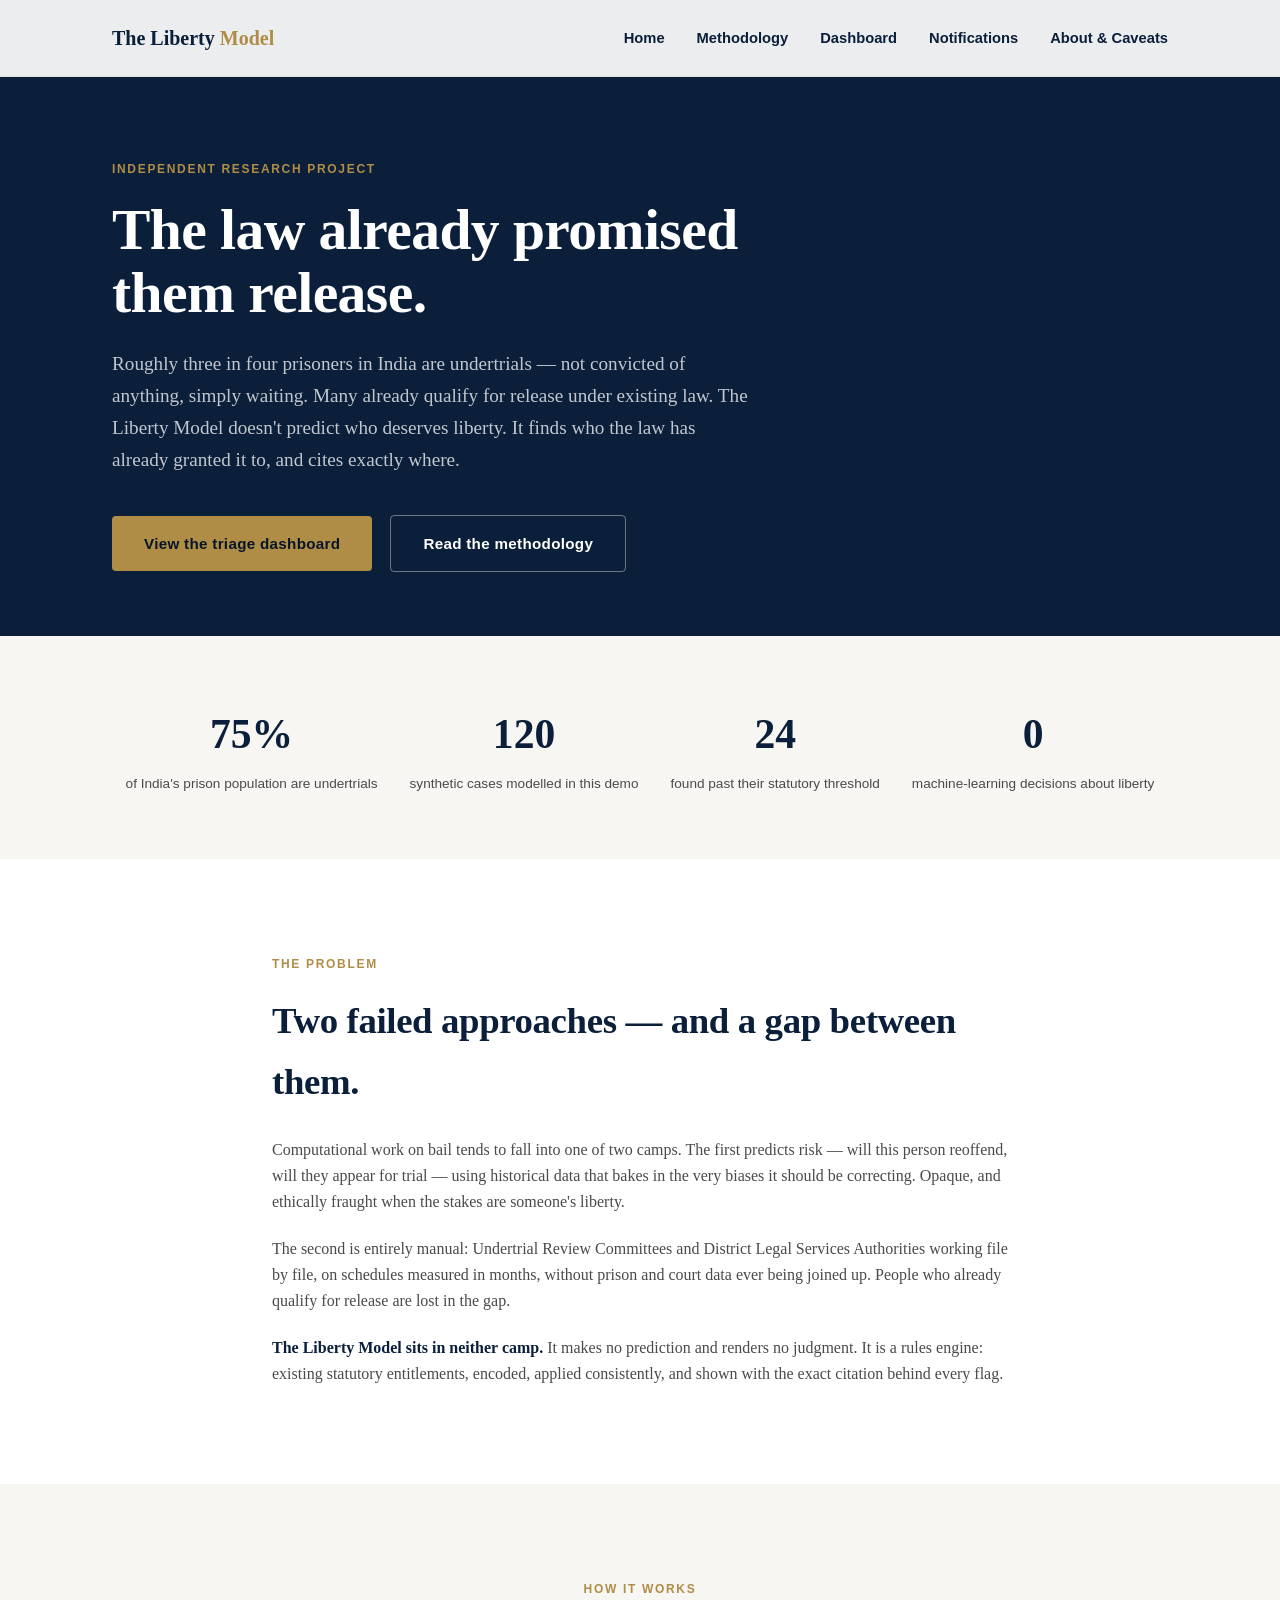
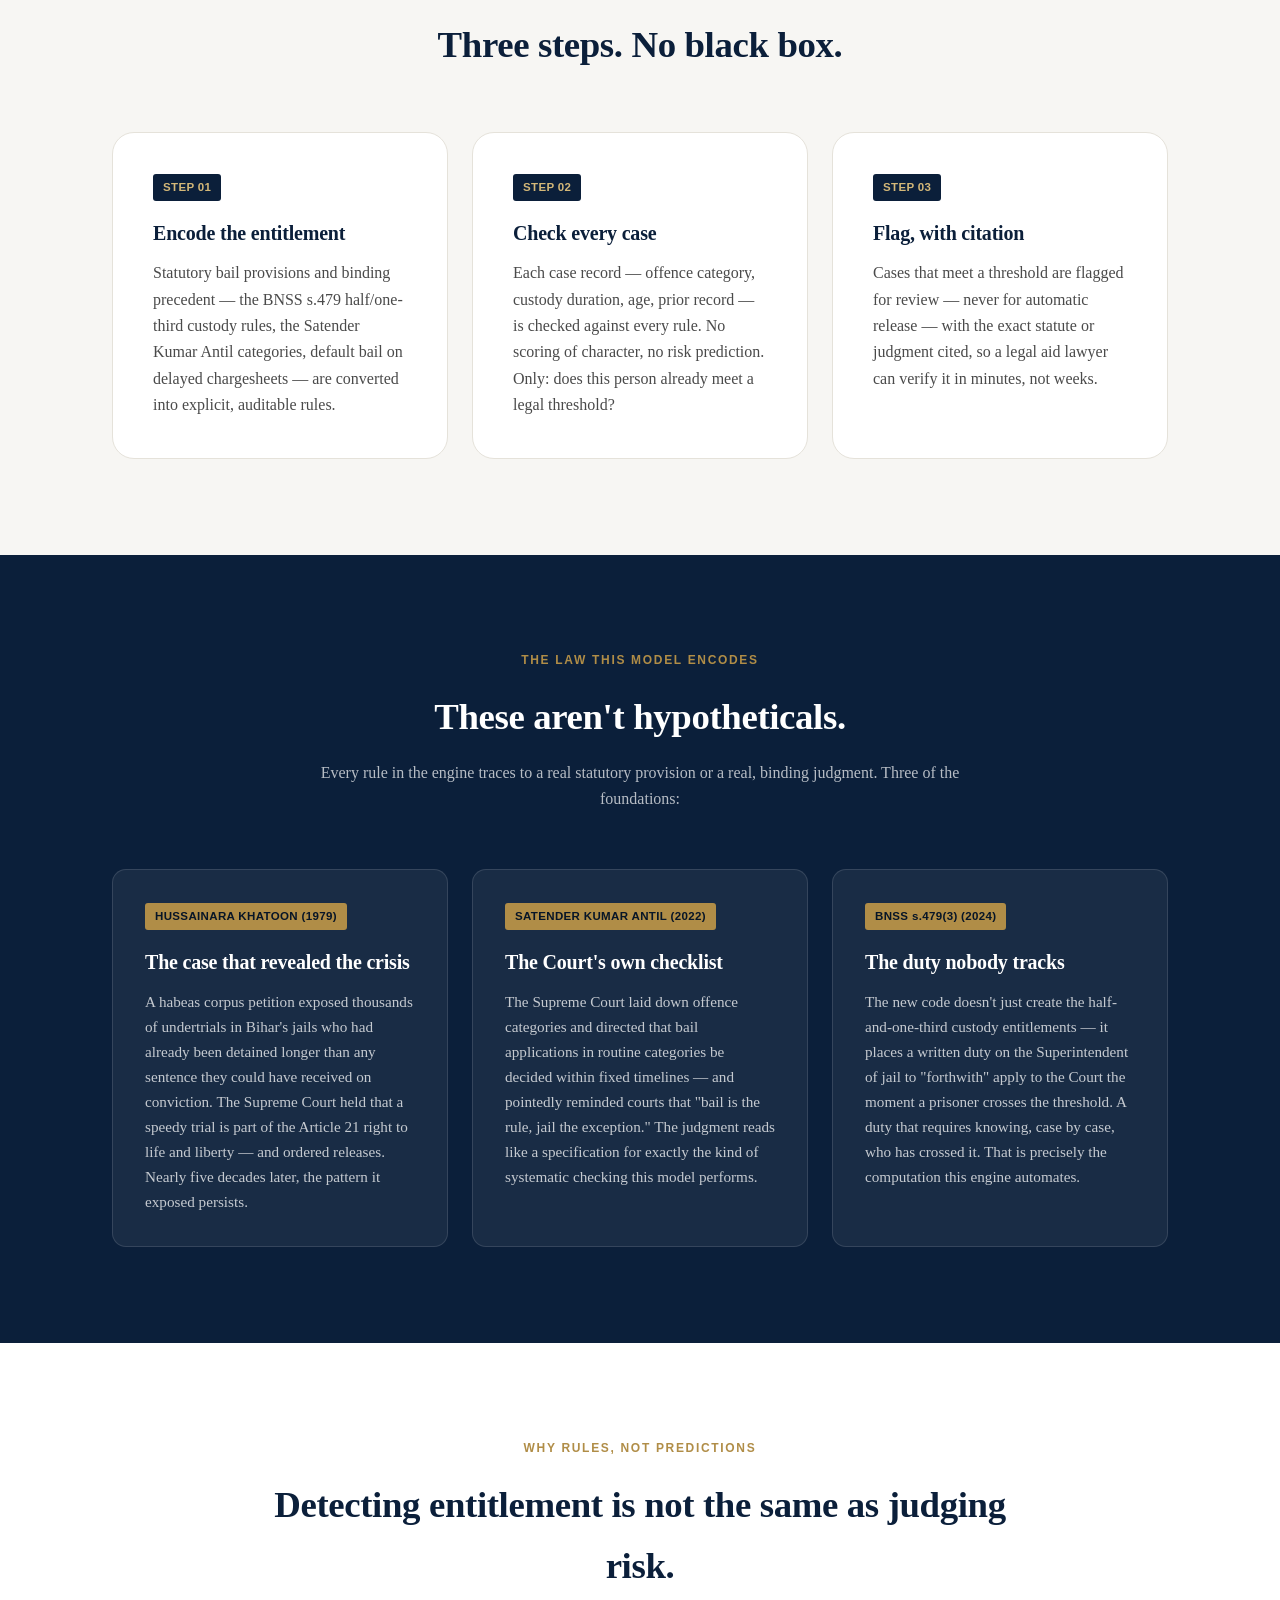
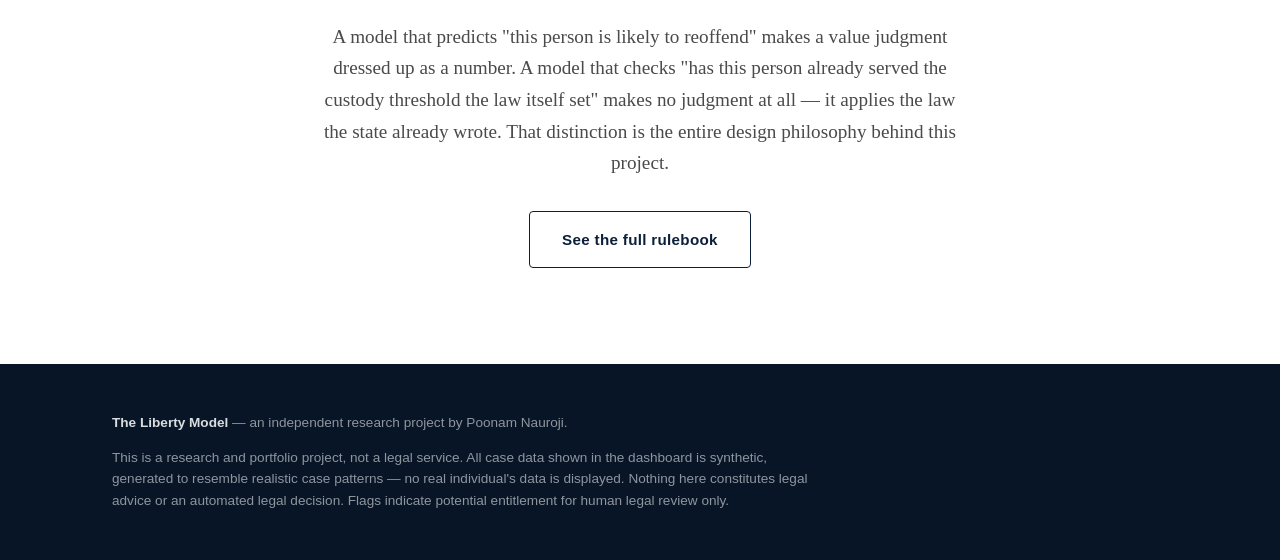
<file: index.html>
<!DOCTYPE html>
<html lang="en">
<head>
<meta charset="UTF-8">
<meta name="viewport" content="width=device-width, initial-scale=1.0">
<title>The Liberty Model — Rules-as-Code Undertrial Triage</title>
<link rel="stylesheet" href="css/styles.css">
</head>
<body>

<header class="nav">
  <div class="nav-inner">
    <a href="index.html" class="brand">The Liberty <span class="scale">Model</span></a>
    <nav class="nav-links">
      <a href="index.html">Home</a>
      <a href="methodology.html">Methodology</a>
      <a href="dashboard.html">Dashboard</a>
      <a href="notifications.html">Notifications</a>
      <a href="about.html">About &amp; Caveats</a>
    </nav>
  </div>
</header>

<section class="dark tight" style="padding-top:160px;">
  <div class="container">
    <p class="kicker">Independent Research Project</p>
    <h1 style="margin:18px 0 24px;">The law already promised<br>them release.</h1>
    <p class="lead" style="color:rgba(255,255,255,0.75); margin-bottom:40px;">
      Roughly three in four prisoners in India are undertrials — not convicted of anything, simply waiting.
      Many already qualify for release under existing law. The Liberty Model doesn't predict who deserves liberty.
      It finds who the law has already granted it to, and cites exactly where.
    </p>
    <a href="dashboard.html" class="btn btn-gold">View the triage dashboard</a>
    <a href="methodology.html" class="btn btn-outline" style="margin-left:14px;">Read the methodology</a>
  </div>
</section>

<section class="alt tight">
  <div class="container" style="display:flex; gap:32px; flex-wrap:wrap; justify-content:center;">
    <div class="stat" style="min-width:200px;"><div class="num"><span id="c-pct">0</span>%</div><div class="lbl">of India's prison population are undertrials</div></div>
    <div class="stat" style="min-width:200px;"><div class="num" id="c-cases">0</div><div class="lbl">synthetic cases modelled in this demo</div></div>
    <div class="stat" style="min-width:200px;"><div class="num" id="c-over">0</div><div class="lbl">found past their statutory threshold</div></div>
    <div class="stat" style="min-width:200px;"><div class="num">0</div><div class="lbl">machine-learning decisions about liberty</div></div>
  </div>
</section>

<section>
  <div class="container" style="max-width:800px; margin:0 auto;">
    <p class="kicker">The problem</p>
    <h2 style="margin:16px 0 24px;">Two failed approaches — and a gap between them.</h2>
    <p style="margin-bottom:20px;">Computational work on bail tends to fall into one of two camps. The first predicts
      risk — will this person reoffend, will they appear for trial — using historical data that bakes in the very
      biases it should be correcting. Opaque, and ethically fraught when the stakes are someone's liberty.</p>
    <p style="margin-bottom:20px;">The second is entirely manual: Undertrial Review Committees and District Legal
      Services Authorities working file by file, on schedules measured in months, without prison and court data ever
      being joined up. People who already qualify for release are lost in the gap.</p>
    <p><strong style="color:var(--navy);">The Liberty Model sits in neither camp.</strong> It makes no prediction and
      renders no judgment. It is a rules engine: existing statutory entitlements, encoded, applied consistently, and
      shown with the exact citation behind every flag.</p>
  </div>
</section>

<section class="alt">
  <div class="container">
    <p class="kicker" style="text-align:center;">How it works</p>
    <h2 style="text-align:center; margin:16px 0 56px;">Three steps. No black box.</h2>
    <div style="display:grid; grid-template-columns:repeat(auto-fit, minmax(280px,1fr)); gap:24px;">
      <div class="card card-lg">
        <p class="citation" style="margin-bottom:16px;">STEP 01</p>
        <h3 style="margin-bottom:10px;">Encode the entitlement</h3>
        <p>Statutory bail provisions and binding precedent — the BNSS s.479 half/one-third custody rules, the
          Satender Kumar Antil categories, default bail on delayed chargesheets — are converted into explicit,
          auditable rules.</p>
      </div>
      <div class="card card-lg">
        <p class="citation" style="margin-bottom:16px;">STEP 02</p>
        <h3 style="margin-bottom:10px;">Check every case</h3>
        <p>Each case record — offence category, custody duration, age, prior record — is checked against every rule.
          No scoring of character, no risk prediction. Only: does this person already meet a legal threshold?</p>
      </div>
      <div class="card card-lg">
        <p class="citation" style="margin-bottom:16px;">STEP 03</p>
        <h3 style="margin-bottom:10px;">Flag, with citation</h3>
        <p>Cases that meet a threshold are flagged for review — never for automatic release — with the exact
          statute or judgment cited, so a legal aid lawyer can verify it in minutes, not weeks.</p>
      </div>
    </div>
  </div>
</section>

<section class="dark">
  <div class="container">
    <p class="kicker" style="text-align:center;">The law this model encodes</p>
    <h2 style="text-align:center; margin:16px 0 12px;">These aren't hypotheticals.</h2>
    <p style="text-align:center; max-width:640px; margin:0 auto 56px; color:rgba(255,255,255,0.7);">
      Every rule in the engine traces to a real statutory provision or a real, binding judgment.
      Three of the foundations:</p>
    <div style="display:grid; grid-template-columns:repeat(auto-fit, minmax(280px,1fr)); gap:24px;">
      <div style="background:rgba(255,255,255,0.06); border:1px solid rgba(255,255,255,0.12); border-radius:14px; padding:32px;">
        <span class="citation" style="background:var(--gold); color:var(--navy-deep);">HUSSAINARA KHATOON (1979)</span>
        <h3 style="margin:16px 0 10px; color:#fff;">The case that revealed the crisis</h3>
        <p style="font-size:0.95rem; color:rgba(255,255,255,0.75);">A habeas corpus petition exposed thousands of
          undertrials in Bihar's jails who had already been detained longer than any sentence they could have
          received on conviction. The Supreme Court held that a speedy trial is part of the Article 21 right to
          life and liberty — and ordered releases. Nearly five decades later, the pattern it exposed persists.</p>
      </div>
      <div style="background:rgba(255,255,255,0.06); border:1px solid rgba(255,255,255,0.12); border-radius:14px; padding:32px;">
        <span class="citation" style="background:var(--gold); color:var(--navy-deep);">SATENDER KUMAR ANTIL (2022)</span>
        <h3 style="margin:16px 0 10px; color:#fff;">The Court's own checklist</h3>
        <p style="font-size:0.95rem; color:rgba(255,255,255,0.75);">The Supreme Court laid down offence categories
          and directed that bail applications in routine categories be decided within fixed timelines — and
          pointedly reminded courts that "bail is the rule, jail the exception." The judgment reads like a
          specification for exactly the kind of systematic checking this model performs.</p>
      </div>
      <div style="background:rgba(255,255,255,0.06); border:1px solid rgba(255,255,255,0.12); border-radius:14px; padding:32px;">
        <span class="citation" style="background:var(--gold); color:var(--navy-deep);">BNSS s.479(3) (2024)</span>
        <h3 style="margin:16px 0 10px; color:#fff;">The duty nobody tracks</h3>
        <p style="font-size:0.95rem; color:rgba(255,255,255,0.75);">The new code doesn't just create the
          half-and-one-third custody entitlements — it places a written duty on the Superintendent of jail to
          "forthwith" apply to the Court the moment a prisoner crosses the threshold. A duty that requires knowing,
          case by case, who has crossed it. That is precisely the computation this engine automates.</p>
      </div>
    </div>
  </div>
</section>

<section>
  <div class="container" style="max-width:800px; margin:0 auto; text-align:center;">
    <p class="kicker">Why rules, not predictions</p>
    <h2 style="margin:16px 0 24px;">Detecting entitlement is not the same as judging risk.</h2>
    <p class="lead" style="margin:0 auto 32px;">A model that predicts "this person is likely to reoffend" makes a
      value judgment dressed up as a number. A model that checks "has this person already served the custody
      threshold the law itself set" makes no judgment at all — it applies the law the state already wrote. That
      distinction is the entire design philosophy behind this project.</p>
    <a href="methodology.html" class="btn btn-outline-navy">See the full rulebook</a>
  </div>
</section>

<footer>
  <div class="container">
    <p><strong>The Liberty Model</strong> — an independent research project by Poonam Nauroji.</p>
    <p class="disclaimer">This is a research and portfolio project, not a legal service. All case data shown in the
      dashboard is synthetic, generated to resemble realistic case patterns — no real individual's data is displayed.
      Nothing here constitutes legal advice or an automated legal decision. Flags indicate potential entitlement for
      human legal review only.</p>
  </div>
</footer>

<script>
function animateCount(id, target, suffix) {
  const el = document.getElementById(id);
  if (!el) return;
  let current = 0;
  const step = Math.max(1, Math.ceil(target / 70));
  const timer = setInterval(() => {
    current += step;
    if (current >= target) { current = target; clearInterval(timer); }
    el.textContent = current.toLocaleString();
  }, 20);
}
animateCount("c-pct", 75);
animateCount("c-cases", 120);
animateCount("c-over", 24);
</script>

</body>
</html>
</file>
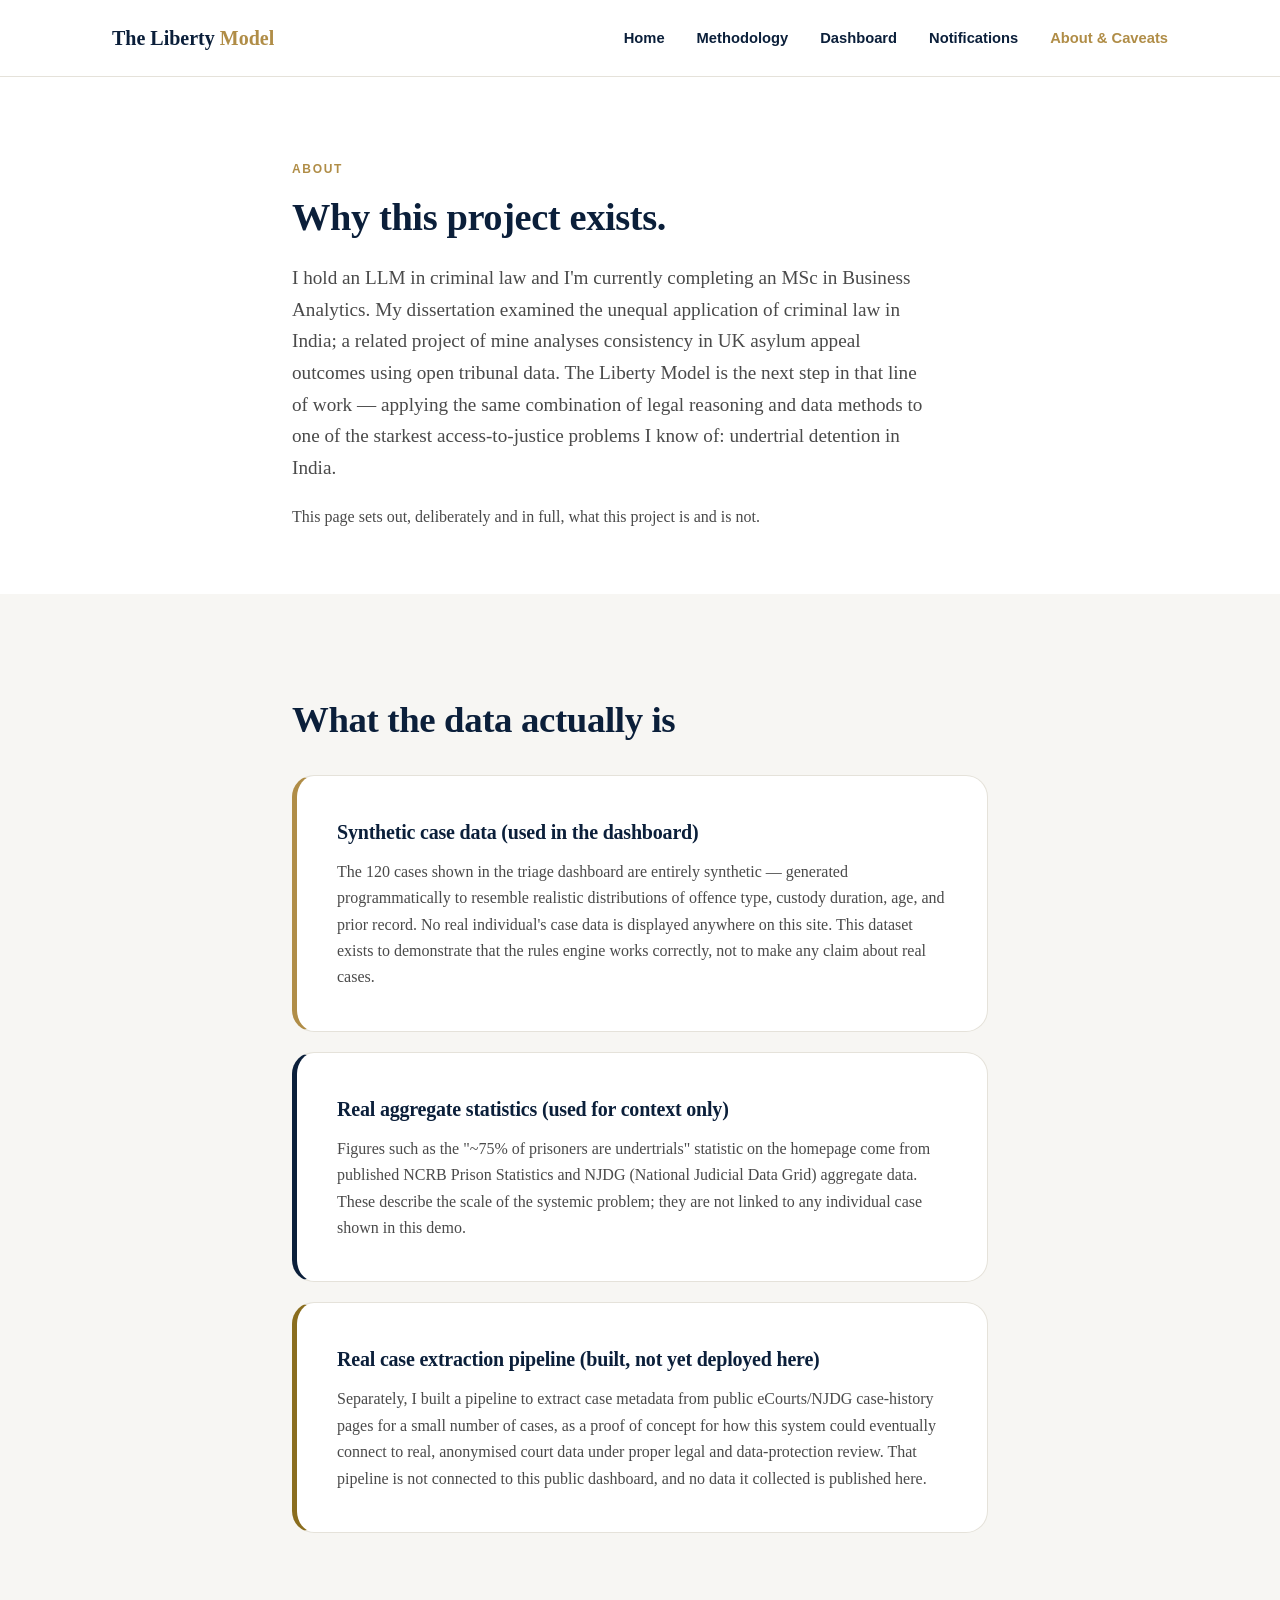
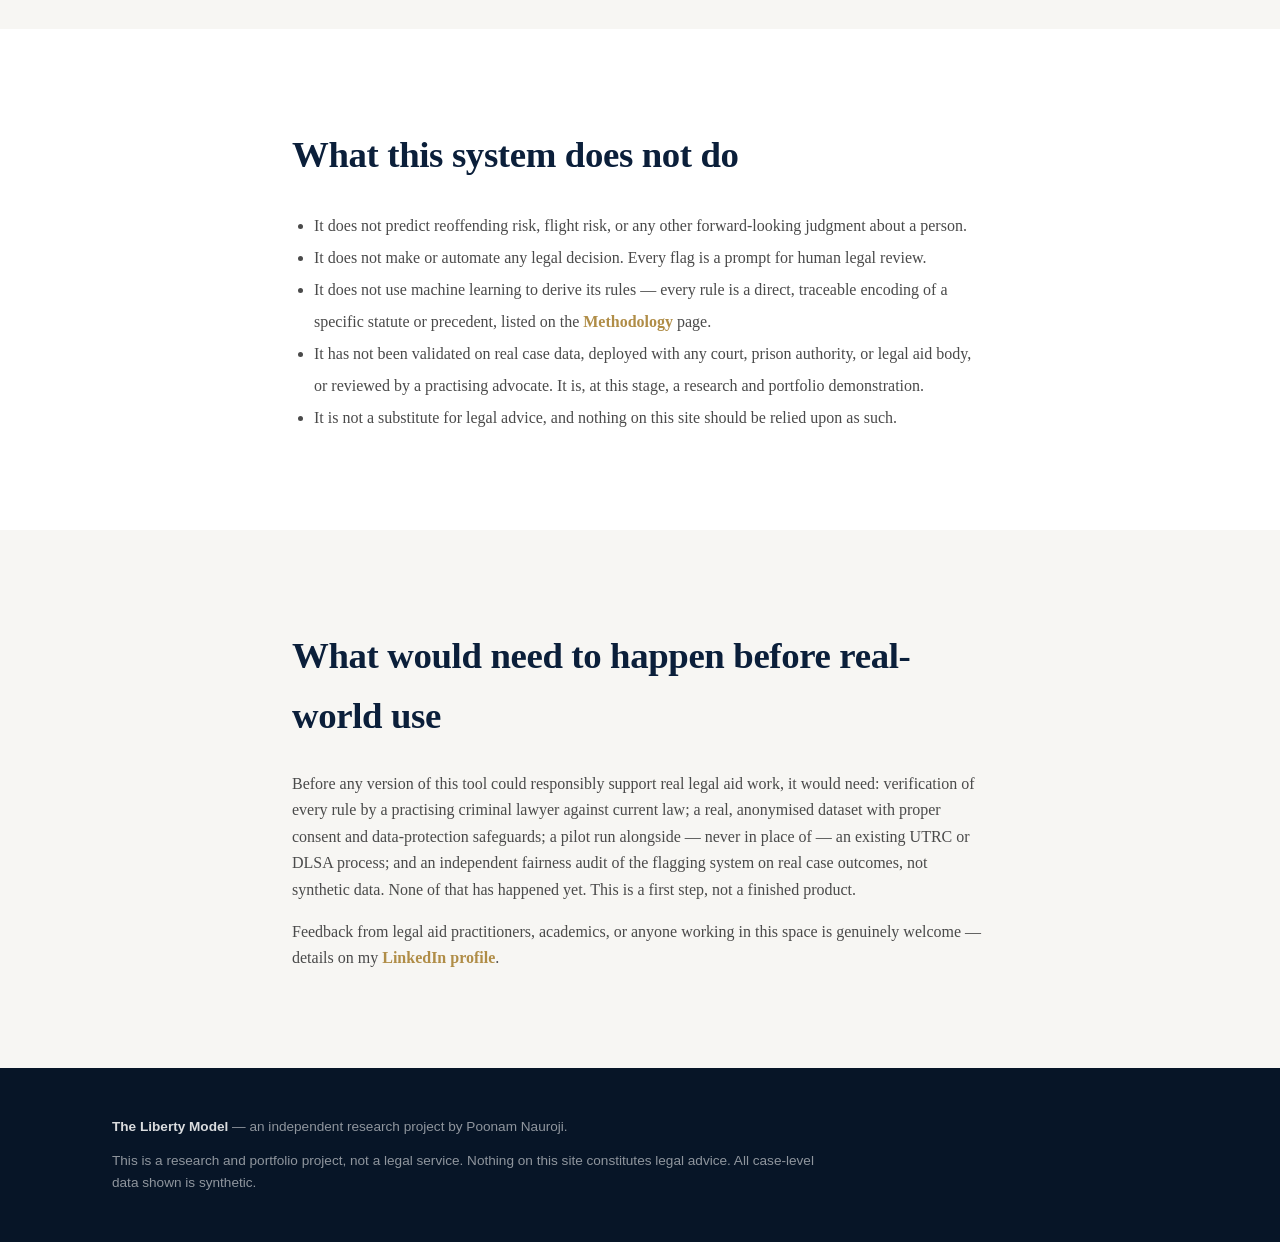
<file: about.html>
<!DOCTYPE html>
<html lang="en">
<head>
<meta charset="UTF-8">
<meta name="viewport" content="width=device-width, initial-scale=1.0">
<title>About &amp; Caveats — The Liberty Model</title>
<link rel="stylesheet" href="css/styles.css">
</head>
<body>

<header class="nav">
  <div class="nav-inner">
    <a href="index.html" class="brand">The Liberty <span class="scale">Model</span></a>
    <nav class="nav-links">
      <a href="index.html">Home</a>
      <a href="methodology.html">Methodology</a>
      <a href="dashboard.html">Dashboard</a>
      <a href="notifications.html">Notifications</a>
      <a href="about.html" style="color:var(--gold);">About &amp; Caveats</a>
    </nav>
  </div>
</header>

<section class="tight" style="padding-top:160px;">
  <div class="container" style="max-width:760px; margin:0 auto;">
    <p class="kicker">About</p>
    <h1 style="margin:16px 0 24px; font-size:2.4rem;">Why this project exists.</h1>
    <p class="lead" style="margin-bottom:20px;">I hold an LLM in criminal law and I'm currently completing an MSc
      in Business Analytics. My dissertation examined the unequal application of criminal law in India; a related
      project of mine analyses consistency in UK asylum appeal outcomes using open tribunal data. The Liberty Model
      is the next step in that line of work — applying the same combination of legal reasoning and data methods to
      one of the starkest access-to-justice problems I know of: undertrial detention in India.</p>
    <p>This page sets out, deliberately and in full, what this project is and is not.</p>
  </div>
</section>

<section class="alt">
  <div class="container" style="max-width:760px; margin:0 auto;">
    <h2 style="margin-bottom:24px;">What the data actually is</h2>

    <div class="card card-lg" style="margin-bottom:20px; border-left:5px solid var(--gold);">
      <h3 style="margin-bottom:10px;">Synthetic case data (used in the dashboard)</h3>
      <p>The 120 cases shown in the triage dashboard are entirely synthetic — generated programmatically to
        resemble realistic distributions of offence type, custody duration, age, and prior record. No real
        individual's case data is displayed anywhere on this site. This dataset exists to demonstrate that the
        rules engine works correctly, not to make any claim about real cases.</p>
    </div>

    <div class="card card-lg" style="margin-bottom:20px; border-left:5px solid var(--navy);">
      <h3 style="margin-bottom:10px;">Real aggregate statistics (used for context only)</h3>
      <p>Figures such as the "~75% of prisoners are undertrials" statistic on the homepage come from published
        NCRB Prison Statistics and NJDG (National Judicial Data Grid) aggregate data. These describe the scale of
        the systemic problem; they are not linked to any individual case shown in this demo.</p>
    </div>

    <div class="card card-lg" style="border-left:5px solid #8a6d1e;">
      <h3 style="margin-bottom:10px;">Real case extraction pipeline (built, not yet deployed here)</h3>
      <p>Separately, I built a pipeline to extract case metadata from public eCourts/NJDG case-history pages for a
        small number of cases, as a proof of concept for how this system could eventually connect to real,
        anonymised court data under proper legal and data-protection review. That pipeline is not connected to
        this public dashboard, and no data it collected is published here.</p>
    </div>
  </div>
</section>

<section>
  <div class="container" style="max-width:760px; margin:0 auto;">
    <h2 style="margin-bottom:24px;">What this system does not do</h2>
    <ul style="padding-left:22px; line-height:2;">
      <li>It does not predict reoffending risk, flight risk, or any other forward-looking judgment about a person.</li>
      <li>It does not make or automate any legal decision. Every flag is a prompt for human legal review.</li>
      <li>It does not use machine learning to derive its rules — every rule is a direct, traceable encoding of a
        specific statute or precedent, listed on the <a href="methodology.html" style="color:var(--gold); font-weight:700;">Methodology</a> page.</li>
      <li>It has not been validated on real case data, deployed with any court, prison authority, or legal aid
        body, or reviewed by a practising advocate. It is, at this stage, a research and portfolio demonstration.</li>
      <li>It is not a substitute for legal advice, and nothing on this site should be relied upon as such.</li>
    </ul>
  </div>
</section>

<section class="alt">
  <div class="container" style="max-width:760px; margin:0 auto;">
    <h2 style="margin-bottom:24px;">What would need to happen before real-world use</h2>
    <p style="margin-bottom:16px;">Before any version of this tool could responsibly support real legal aid work,
      it would need: verification of every rule by a practising criminal lawyer against current law; a real,
      anonymised dataset with proper consent and data-protection safeguards; a pilot run alongside — never in
      place of — an existing UTRC or DLSA process; and an independent fairness audit of the flagging system on
      real case outcomes, not synthetic data. None of that has happened yet. This is a first step, not a finished
      product.</p>
    <p>Feedback from legal aid practitioners, academics, or anyone working in this space is genuinely welcome —
      details on my <a href="https://www.linkedin.com/in/poonam-nauroji" style="color:var(--gold); font-weight:700;">LinkedIn profile</a>.</p>
  </div>
</section>

<footer>
  <div class="container">
    <p><strong>The Liberty Model</strong> — an independent research project by Poonam Nauroji.</p>
    <p class="disclaimer">This is a research and portfolio project, not a legal service. Nothing on this site
      constitutes legal advice. All case-level data shown is synthetic.</p>
  </div>
</footer>

</body>
</html>
</file>
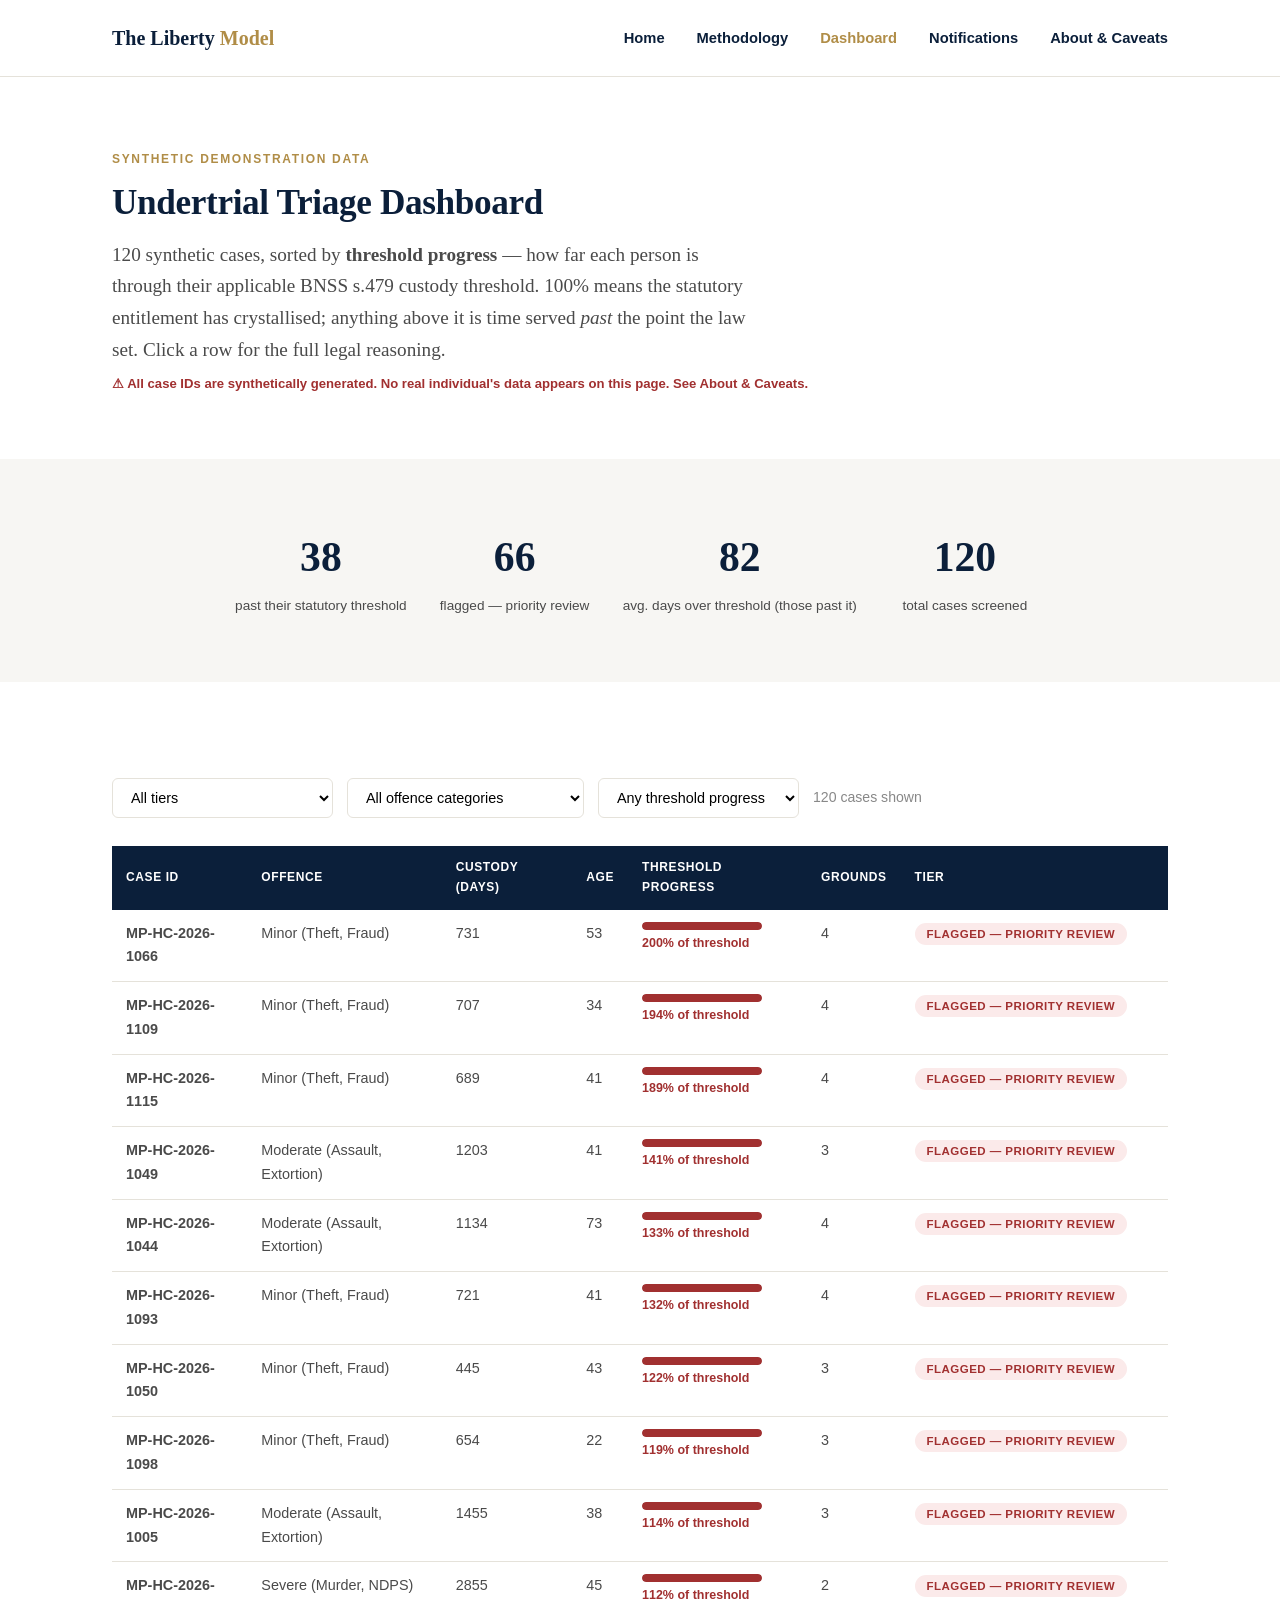
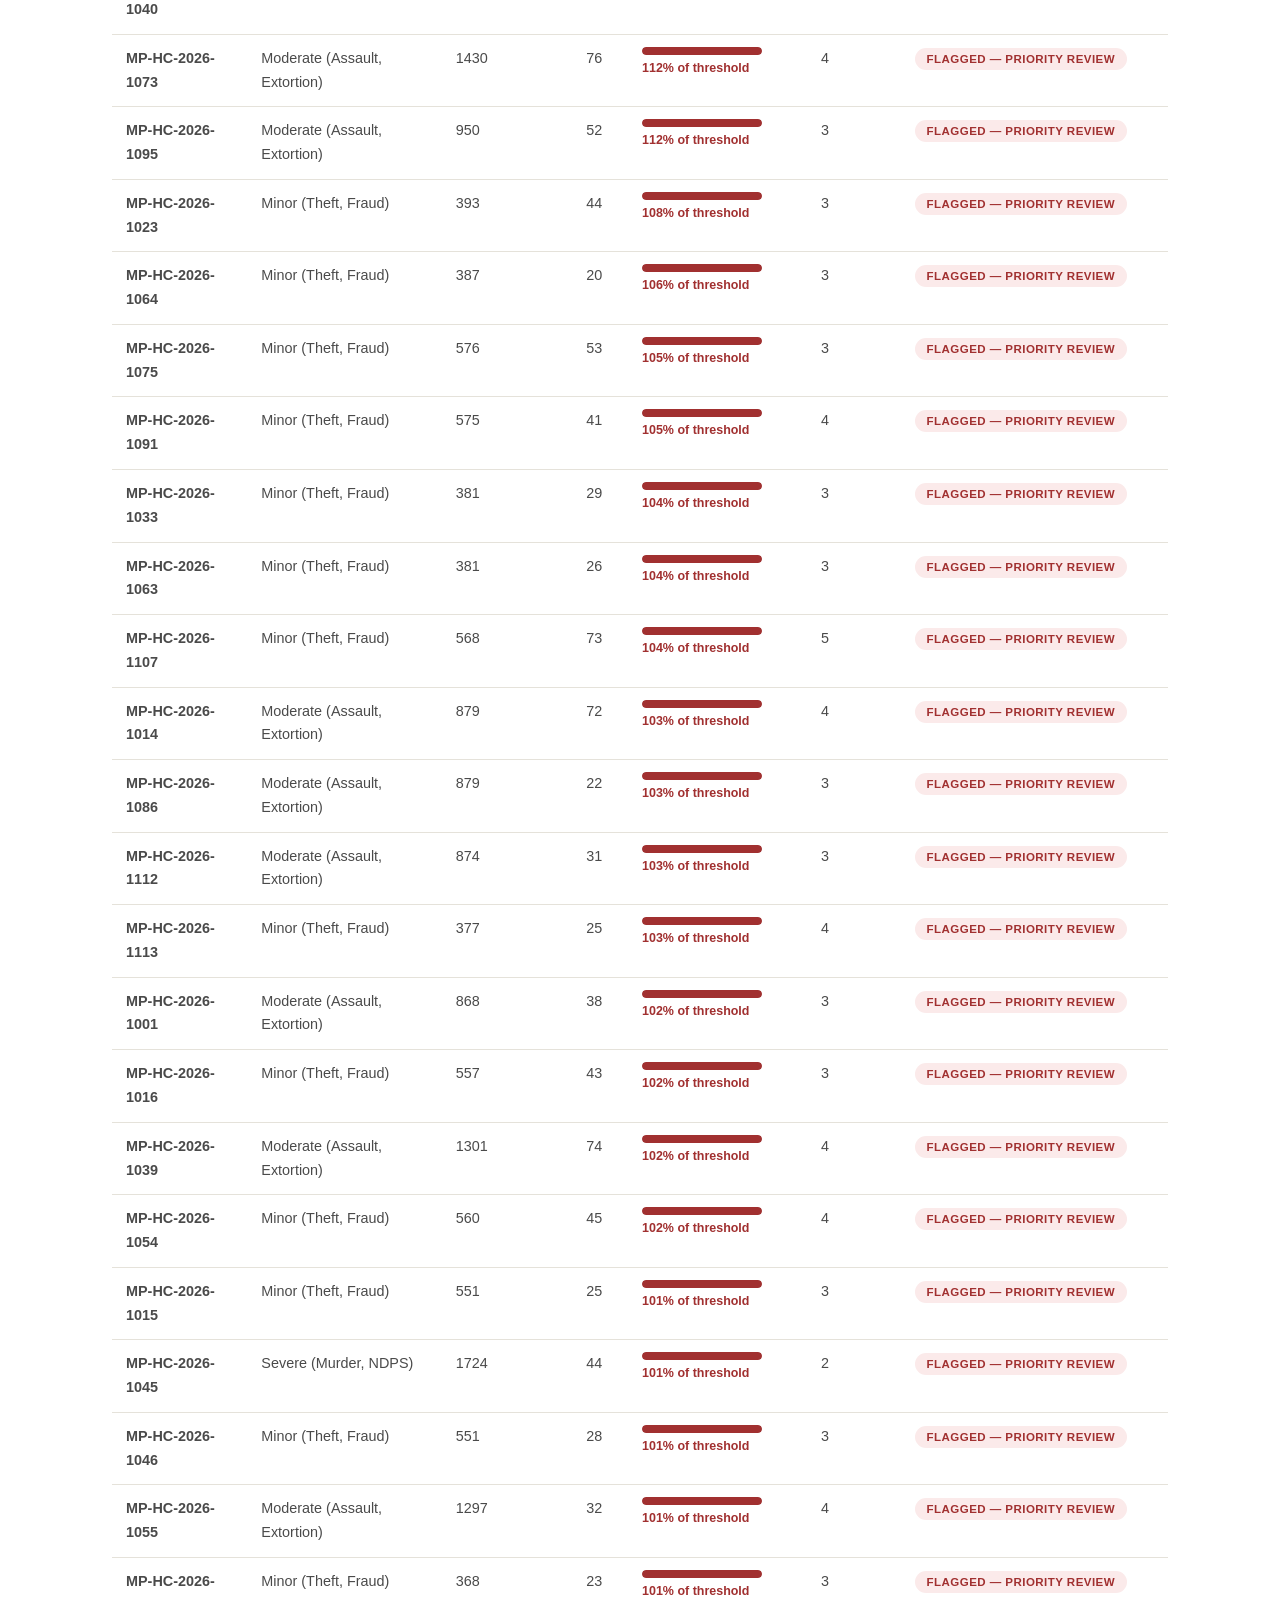
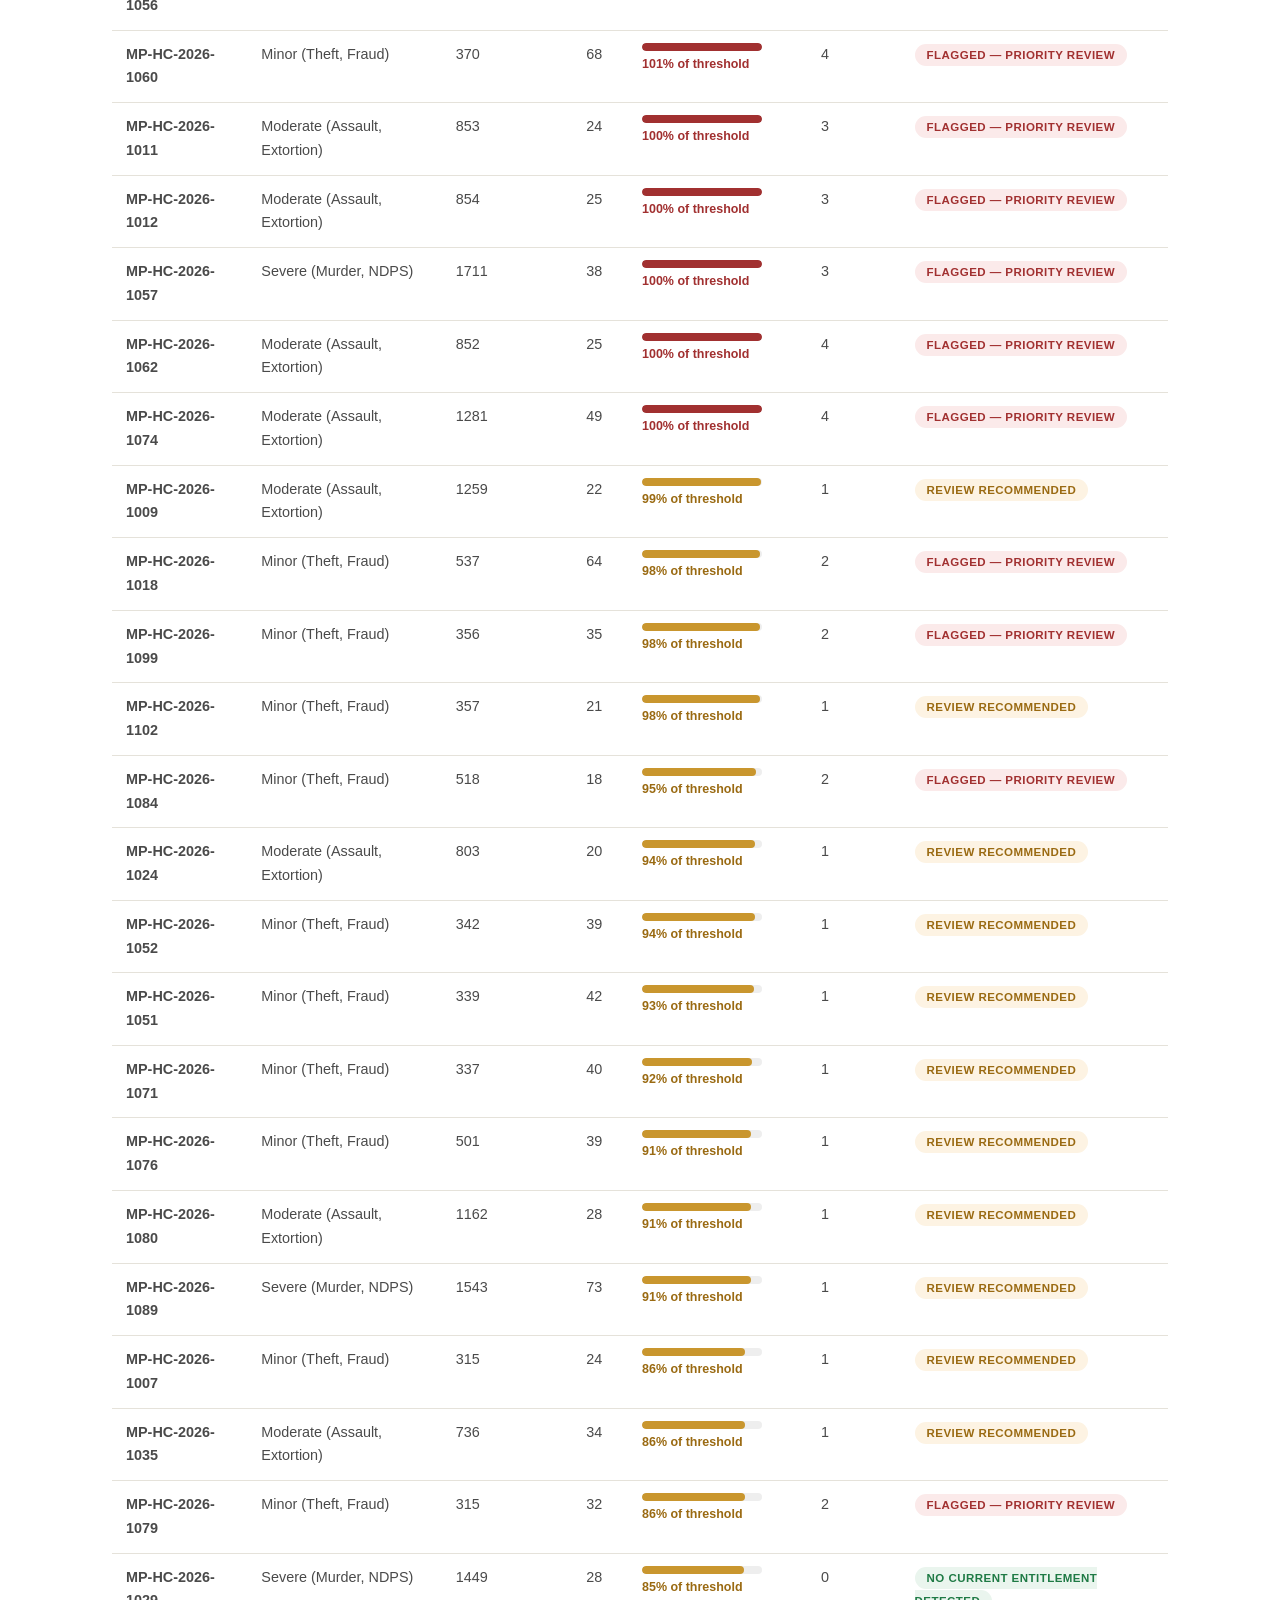
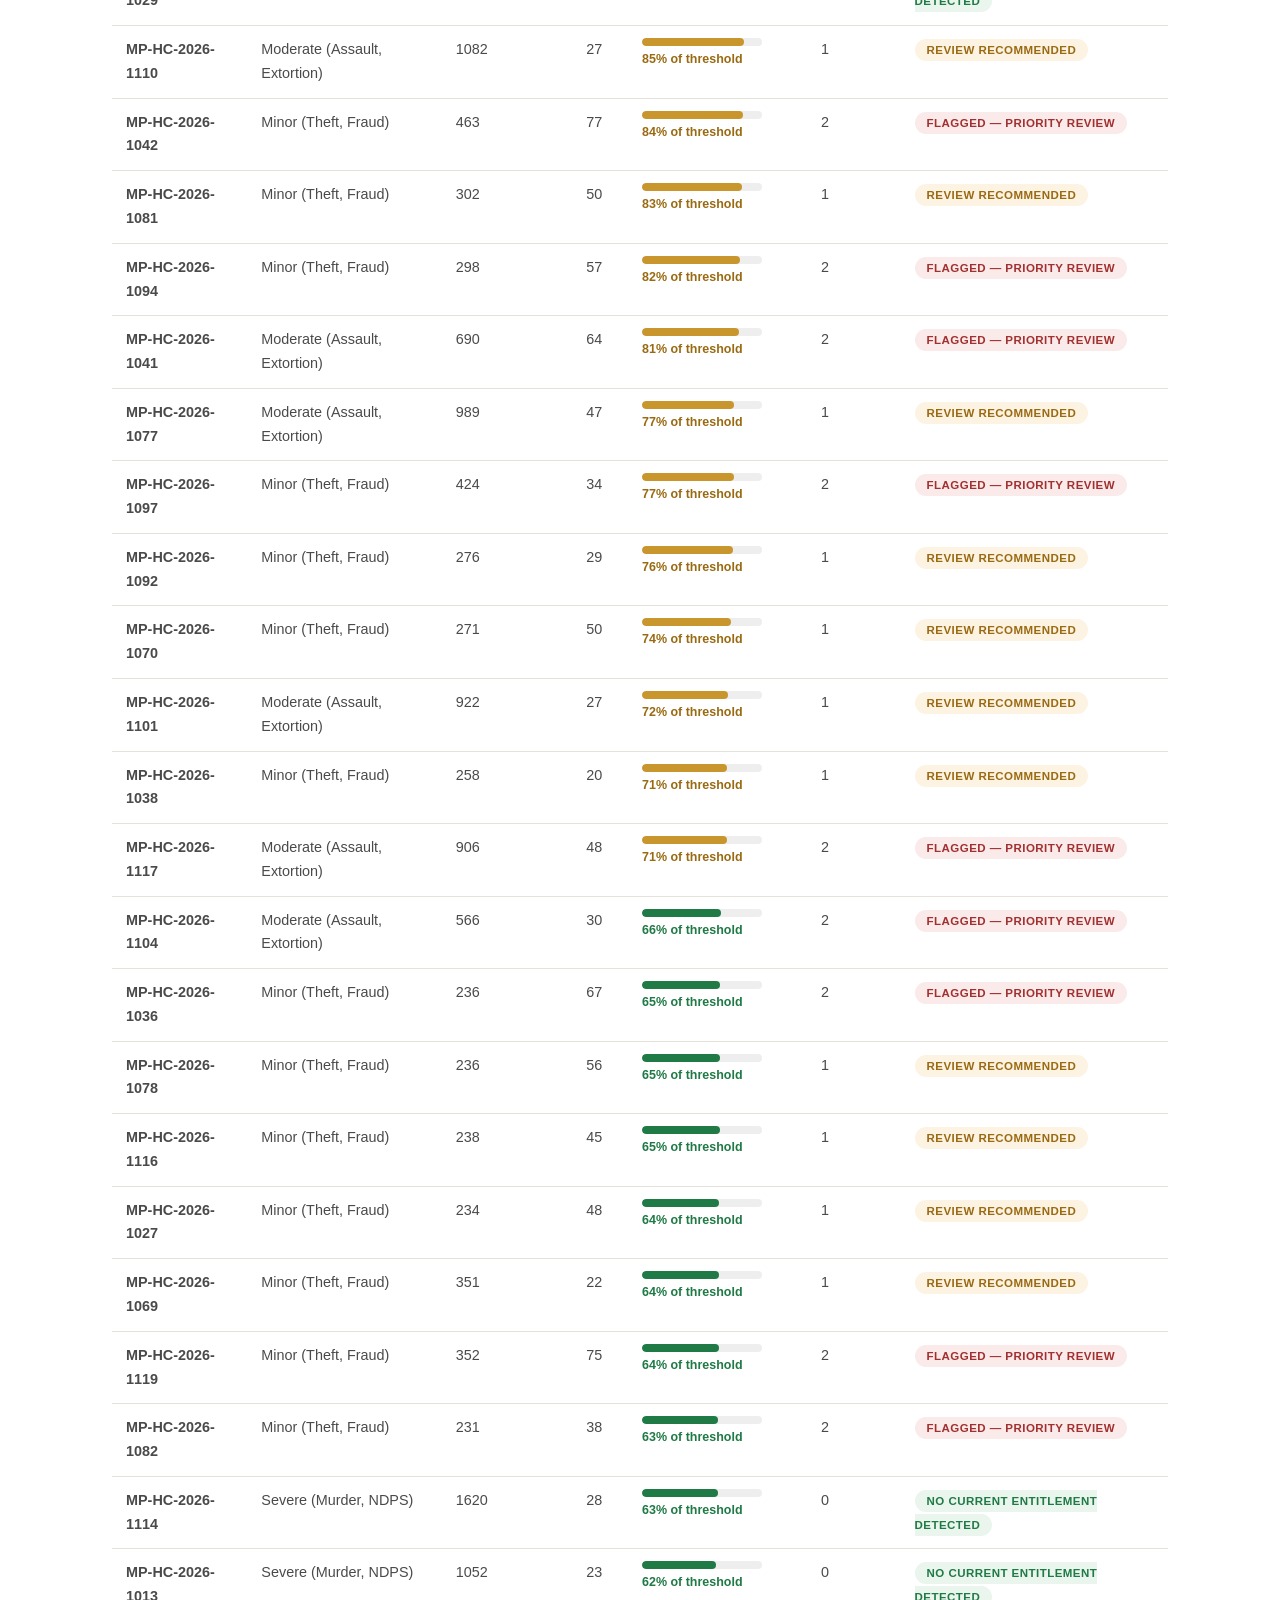
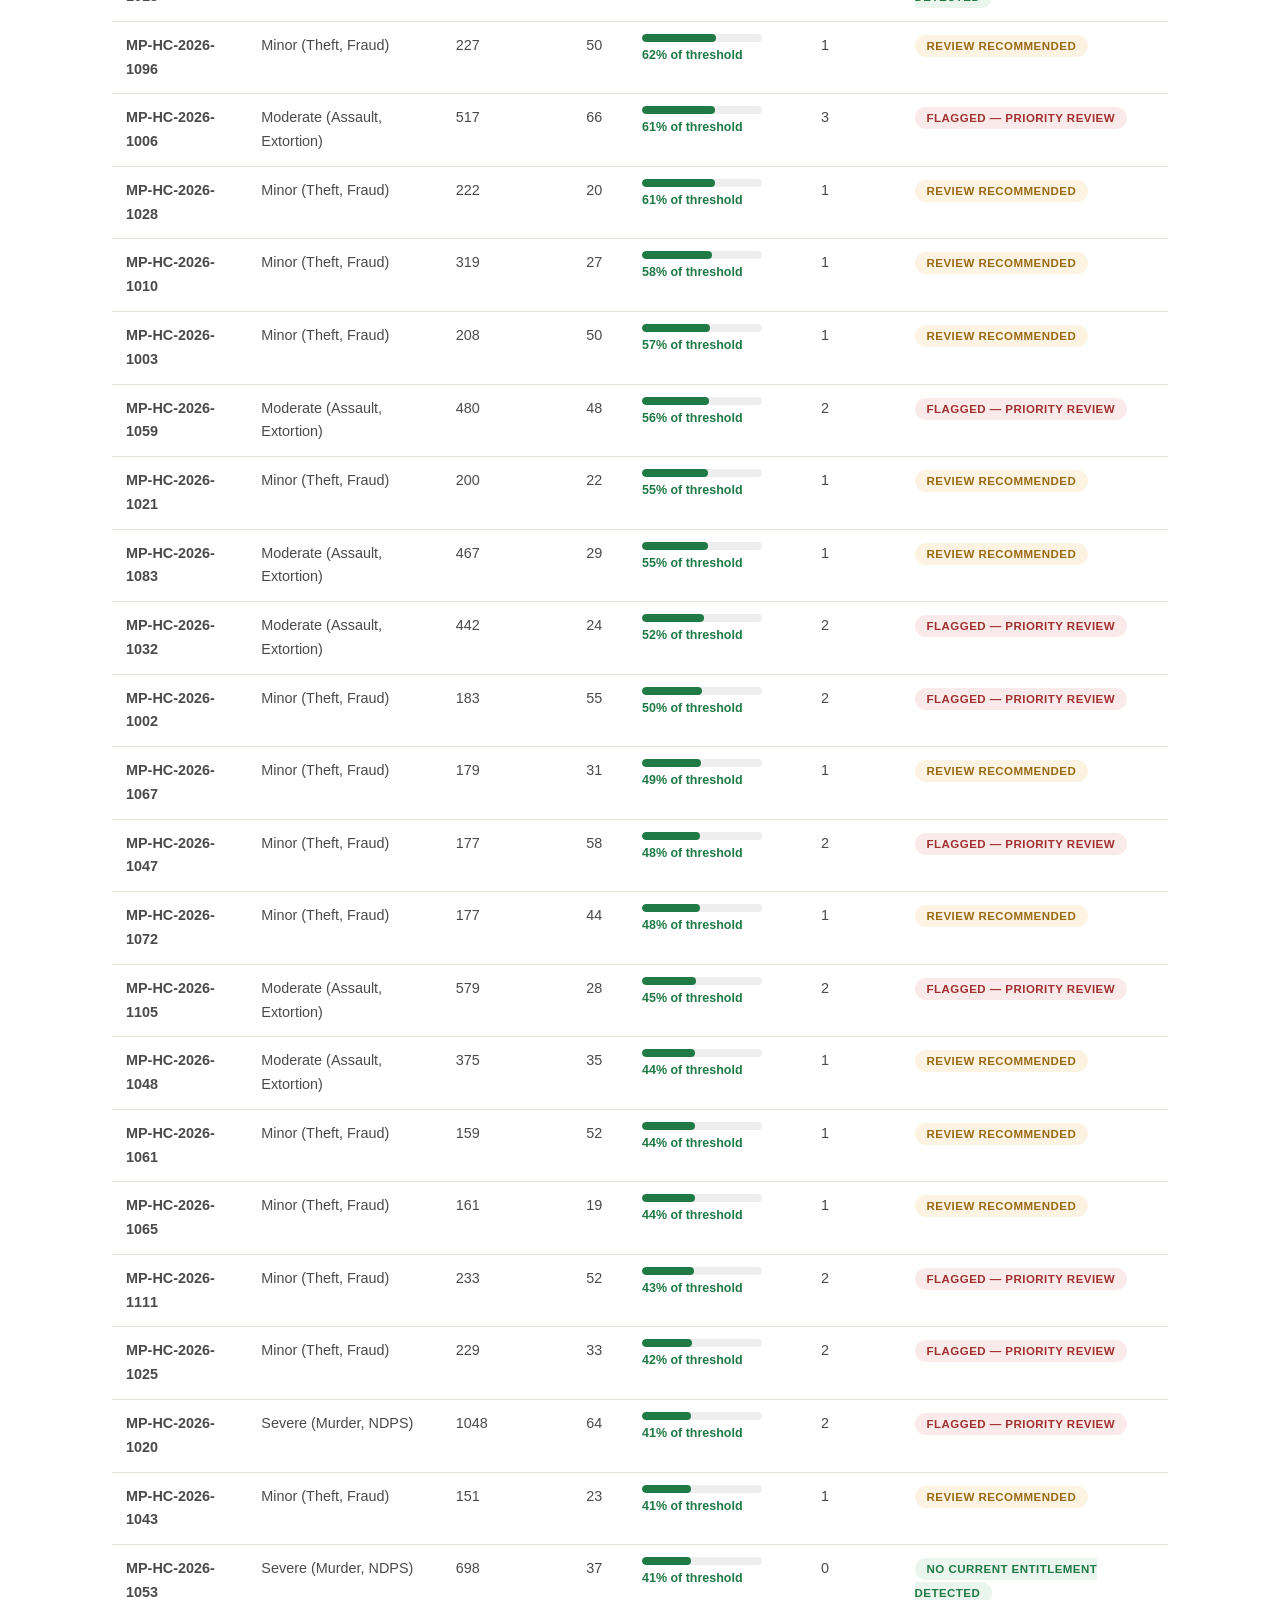
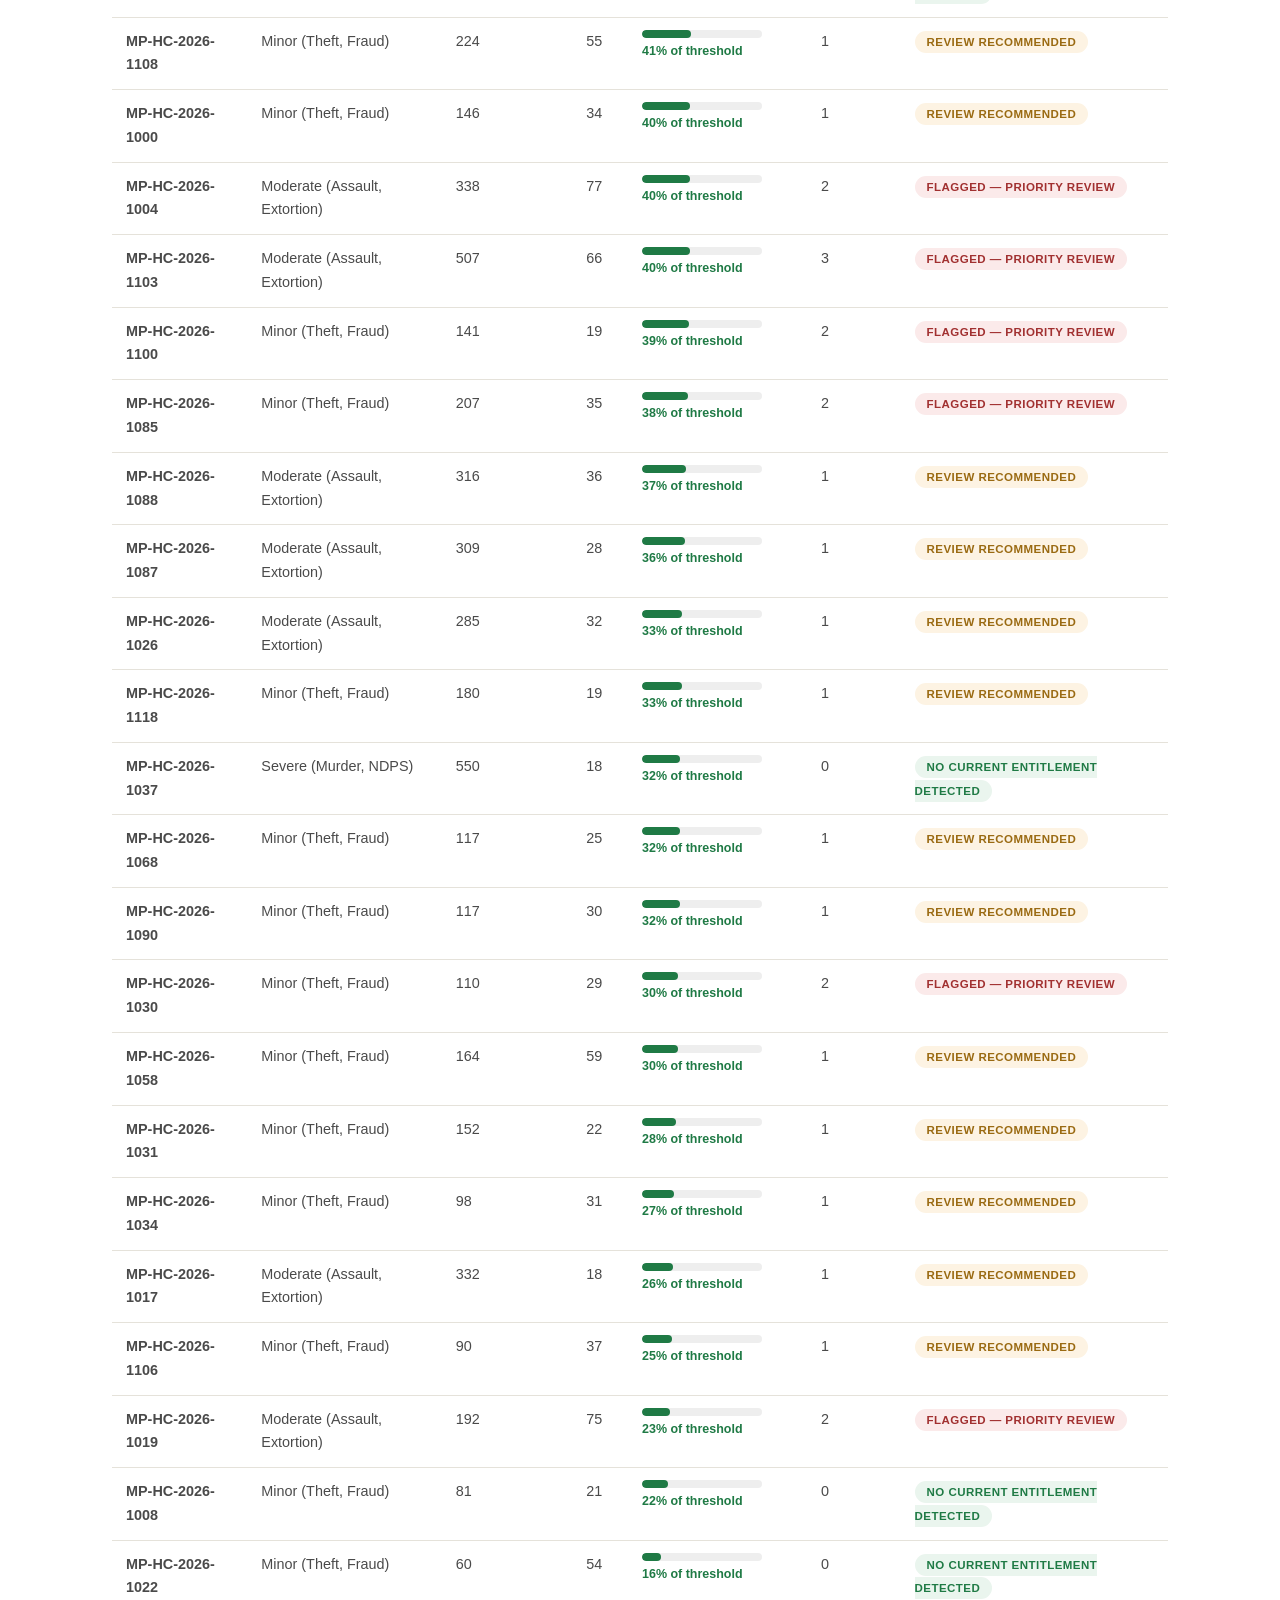
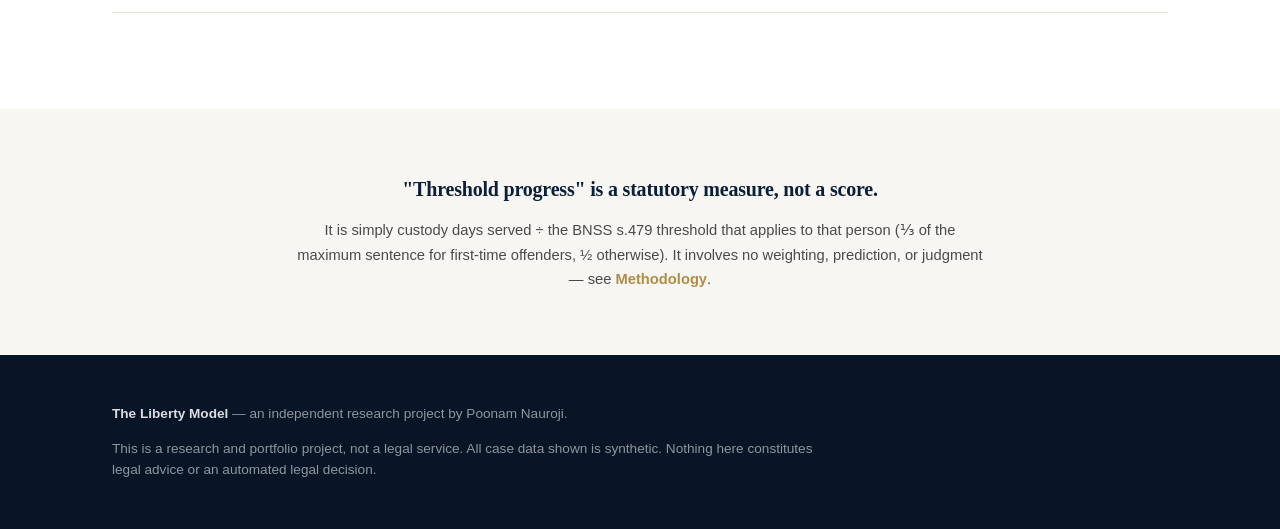
<file: dashboard.html>
<!DOCTYPE html>
<html lang="en">
<head>
<meta charset="UTF-8">
<meta name="viewport" content="width=device-width, initial-scale=1.0">
<title>Triage Dashboard — The Liberty Model</title>
<link rel="stylesheet" href="css/styles.css">
<style>
  .filters { display:flex; gap:14px; flex-wrap:wrap; margin-bottom:28px; font-family:-apple-system,sans-serif; }
  .filters select { padding:10px 14px; border:1px solid var(--border); border-radius:6px; font-size:0.9rem; background:#fff; }
  .flag-list { list-style:none; font-size:0.82rem; }
  .flag-list li { margin-bottom:8px; padding-left:14px; border-left:2px solid var(--gold); }
  .expand-row { display:none; background:#fbfaf7; }
  .expand-row.open { display:table-row; }
  .case-row { cursor:pointer; }
  /* Priority bar */
  .pbar-wrap { width:120px; }
  .pbar-track { height:8px; background:#eee; border-radius:99px; overflow:hidden; }
  .pbar-fill { height:100%; border-radius:99px; transition: width 1s ease; }
  .pbar-label { font-size:0.78rem; font-weight:700; margin-top:3px; }
  .over { color:#a13030; }
  .near { color:#9a6a12; }
  .under { color:#1f7a45; }
</style>
</head>
<body>

<header class="nav">
  <div class="nav-inner">
    <a href="index.html" class="brand">The Liberty <span class="scale">Model</span></a>
    <nav class="nav-links">
      <a href="index.html">Home</a>
      <a href="methodology.html">Methodology</a>
      <a href="dashboard.html" style="color:var(--gold);">Dashboard</a>
      <a href="notifications.html">Notifications</a>
      <a href="about.html">About &amp; Caveats</a>
    </nav>
  </div>
</header>

<section class="tight" style="padding-top:150px;">
  <div class="container">
    <p class="kicker">Synthetic Demonstration Data</p>
    <h1 style="margin:14px 0 16px; font-size:2.2rem;">Undertrial Triage Dashboard</h1>
    <p class="lead" style="margin-bottom:8px;">120 synthetic cases, sorted by <strong>threshold progress</strong> —
      how far each person is through their applicable BNSS s.479 custody threshold. 100% means the statutory
      entitlement has crystallised; anything above it is time served <em>past</em> the point the law set.
      Click a row for the full legal reasoning.</p>
    <p class="sans" style="font-size:0.82rem; color:#a13030; font-weight:600;">⚠ All case IDs are synthetically
      generated. No real individual's data appears on this page. See About &amp; Caveats.</p>
  </div>
</section>

<section class="alt tight">
  <div class="container" style="display:flex; gap:28px; flex-wrap:wrap; justify-content:center;">
    <div class="stat" style="min-width:160px;"><div class="num" id="stat-over">–</div><div class="lbl">past their statutory threshold</div></div>
    <div class="stat" style="min-width:160px;"><div class="num" id="stat-flagged">–</div><div class="lbl">flagged — priority review</div></div>
    <div class="stat" style="min-width:160px;"><div class="num" id="stat-avgover">–</div><div class="lbl">avg. days over threshold (those past it)</div></div>
    <div class="stat" style="min-width:160px;"><div class="num" id="stat-total">–</div><div class="lbl">total cases screened</div></div>
  </div>
</section>

<section>
  <div class="container">

    <div class="filters">
      <select id="f-tier">
        <option value="">All tiers</option>
        <option value="flagged">Flagged — Priority Review</option>
        <option value="review">Review Recommended</option>
        <option value="clear">No Current Entitlement</option>
      </select>
      <select id="f-offence">
        <option value="">All offence categories</option>
        <option value="Minor (Theft, Fraud)">Minor (Theft, Fraud)</option>
        <option value="Moderate (Assault, Extortion)">Moderate (Assault, Extortion)</option>
        <option value="Severe (Murder, NDPS)">Severe (Murder, NDPS)</option>
      </select>
      <select id="f-priority">
        <option value="">Any threshold progress</option>
        <option value="over">Past threshold (≥100%)</option>
        <option value="near">Approaching (70–99%)</option>
        <option value="under">Below 70%</option>
      </select>
      <span class="sans" id="result-count" style="align-self:center; color:#888; font-size:0.88rem;"></span>
    </div>

    <table id="case-table">
      <thead>
        <tr>
          <th>Case ID</th>
          <th>Offence</th>
          <th>Custody (days)</th>
          <th>Age</th>
          <th>Threshold progress</th>
          <th>Grounds</th>
          <th>Tier</th>
        </tr>
      </thead>
      <tbody id="table-body"></tbody>
    </table>

  </div>
</section>

<section class="alt tight">
  <div class="container" style="max-width:760px; margin:0 auto; text-align:center;">
    <h3 style="margin-bottom:12px;">"Threshold progress" is a statutory measure, not a score.</h3>
    <p class="sans" style="font-size:0.92rem;">It is simply custody days served ÷ the BNSS s.479 threshold that
      applies to that person (⅓ of the maximum sentence for first-time offenders, ½ otherwise). It involves no
      weighting, prediction, or judgment — see <a href="methodology.html" style="color:var(--gold); font-weight:700;">Methodology</a>.</p>
  </div>
</section>

<footer>
  <div class="container">
    <p><strong>The Liberty Model</strong> — an independent research project by Poonam Nauroji.</p>
    <p class="disclaimer">This is a research and portfolio project, not a legal service. All case data shown is
      synthetic. Nothing here constitutes legal advice or an automated legal decision.</p>
  </div>
</footer>

<script src="js/engine.js"></script>
<script>
let ALL_CASES = [];

fetch("cases.json")
  .then(r => r.json())
  .then(raw => {
    ALL_CASES = processCases(raw);
    updateStats(ALL_CASES);
    render(ALL_CASES);
  })
  .catch(() => {
    document.getElementById("table-body").innerHTML =
      `<tr><td colspan="7" style="text-align:center; padding:40px; color:#a13030;">Could not load cases.json — run via Live Server, not by opening the file directly.</td></tr>`;
  });

function animateCount(el, target, suffix) {
  let current = 0;
  const step = Math.max(1, Math.floor(target / 60));
  const timer = setInterval(() => {
    current += step;
    if (current >= target) { current = target; clearInterval(timer); }
    el.textContent = current.toLocaleString() + (suffix || "");
  }, 18);
}

function updateStats(cases) {
  const over = cases.filter(c => c.priorityPct >= 100);
  animateCount(document.getElementById("stat-over"), over.length);
  animateCount(document.getElementById("stat-flagged"), cases.filter(c => c.tier === "flagged").length);
  const avgOver = over.length ? Math.round(over.reduce((s,c) => s + (c.custodyDays - c.thresholdDays), 0) / over.length) : 0;
  animateCount(document.getElementById("stat-avgover"), avgOver);
  animateCount(document.getElementById("stat-total"), cases.length);
}

function priorityClass(pct) {
  if (pct >= 100) return "over";
  if (pct >= 70) return "near";
  return "under";
}
function priorityColour(pct) {
  if (pct >= 100) return "#a13030";
  if (pct >= 70) return "#c9962e";
  return "#1f7a45";
}

function tierBadge(tier, label) {
  return `<span class="tier tier-${tier}">${label}</span>`;
}

function render(cases) {
  const body = document.getElementById("table-body");
  document.getElementById("result-count").textContent = cases.length + " cases shown";

  if (cases.length === 0) {
    body.innerHTML = `<tr><td colspan="7" style="text-align:center; padding:30px; color:#888;">No cases match these filters.</td></tr>`;
    return;
  }

  body.innerHTML = cases.map((c, i) => `
    <tr class="case-row" onclick="toggleRow(${i})">
      <td class="sans" style="font-weight:600;">${c.id}</td>
      <td>${c.offence}</td>
      <td class="sans">${c.custodyDays}</td>
      <td class="sans">${c.age}</td>
      <td class="sans">
        <div class="pbar-wrap">
          <div class="pbar-track"><div class="pbar-fill" style="width:${Math.min(c.priorityPct,100)}%; background:${priorityColour(c.priorityPct)};"></div></div>
          <div class="pbar-label ${priorityClass(c.priorityPct)}">${c.priorityPct}% of threshold</div>
        </div>
      </td>
      <td class="sans">${c.flags.length}</td>
      <td>${tierBadge(c.tier, c.tierLabel)}</td>
    </tr>
    <tr class="expand-row" id="expand-${i}">
      <td colspan="7">
        <p class="sans" style="font-size:0.8rem; color:#666; margin-bottom:10px;">
          Applicable BNSS s.479 threshold for this case: <strong>${c.thresholdDays} days</strong>
          (${c.priorRecord ? "½ of max sentence — prior record" : "⅓ of max sentence — first-time offender"}).
          Served: <strong>${c.custodyDays} days</strong>
          ${c.priorityPct >= 100 ? `— <strong style="color:#a13030;">${c.custodyDays - c.thresholdDays} days past the threshold.</strong>` : ""}
        </p>
        ${c.flags.length === 0
          ? `<p class="sans" style="color:#888;">No entitlement rules currently triggered for this case.</p>`
          : `<ul class="flag-list">${c.flags.map(f => `
              <li><span class="citation">${f.citation}</span> — <strong>${f.label}</strong><br>
                  <span class="sans" style="color:#666;">${f.detail}</span></li>
            `).join("")}</ul>`}
      </td>
    </tr>
  `).join("");
}

function toggleRow(i) {
  document.getElementById(`expand-${i}`).classList.toggle("open");
}

function applyFilters() {
  const tier = document.getElementById("f-tier").value;
  const offence = document.getElementById("f-offence").value;
  const priority = document.getElementById("f-priority").value;
  let filtered = ALL_CASES;
  if (tier) filtered = filtered.filter(c => c.tier === tier);
  if (offence) filtered = filtered.filter(c => c.offence === offence);
  if (priority === "over") filtered = filtered.filter(c => c.priorityPct >= 100);
  if (priority === "near") filtered = filtered.filter(c => c.priorityPct >= 70 && c.priorityPct < 100);
  if (priority === "under") filtered = filtered.filter(c => c.priorityPct < 70);
  render(filtered);
}

document.getElementById("f-tier").addEventListener("change", applyFilters);
document.getElementById("f-offence").addEventListener("change", applyFilters);
document.getElementById("f-priority").addEventListener("change", applyFilters);
</script>

</body>
</html>
</file>
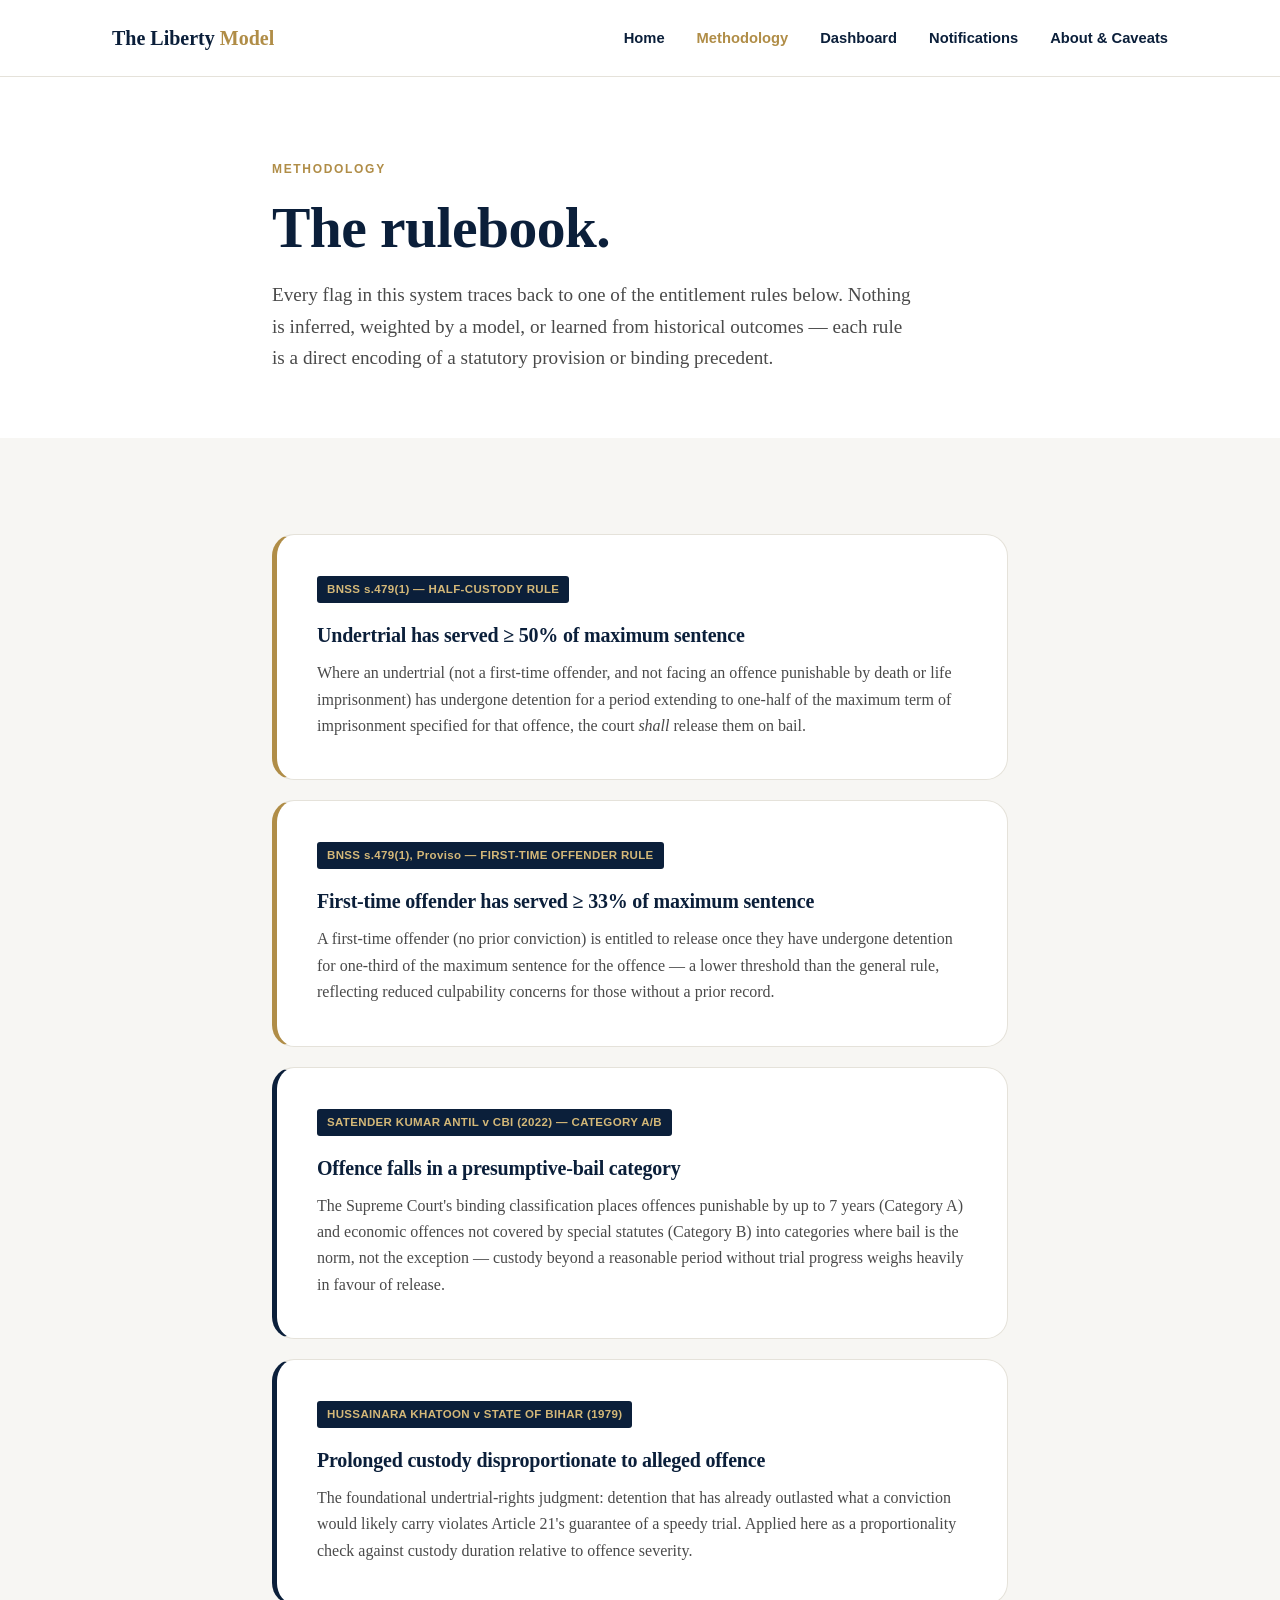
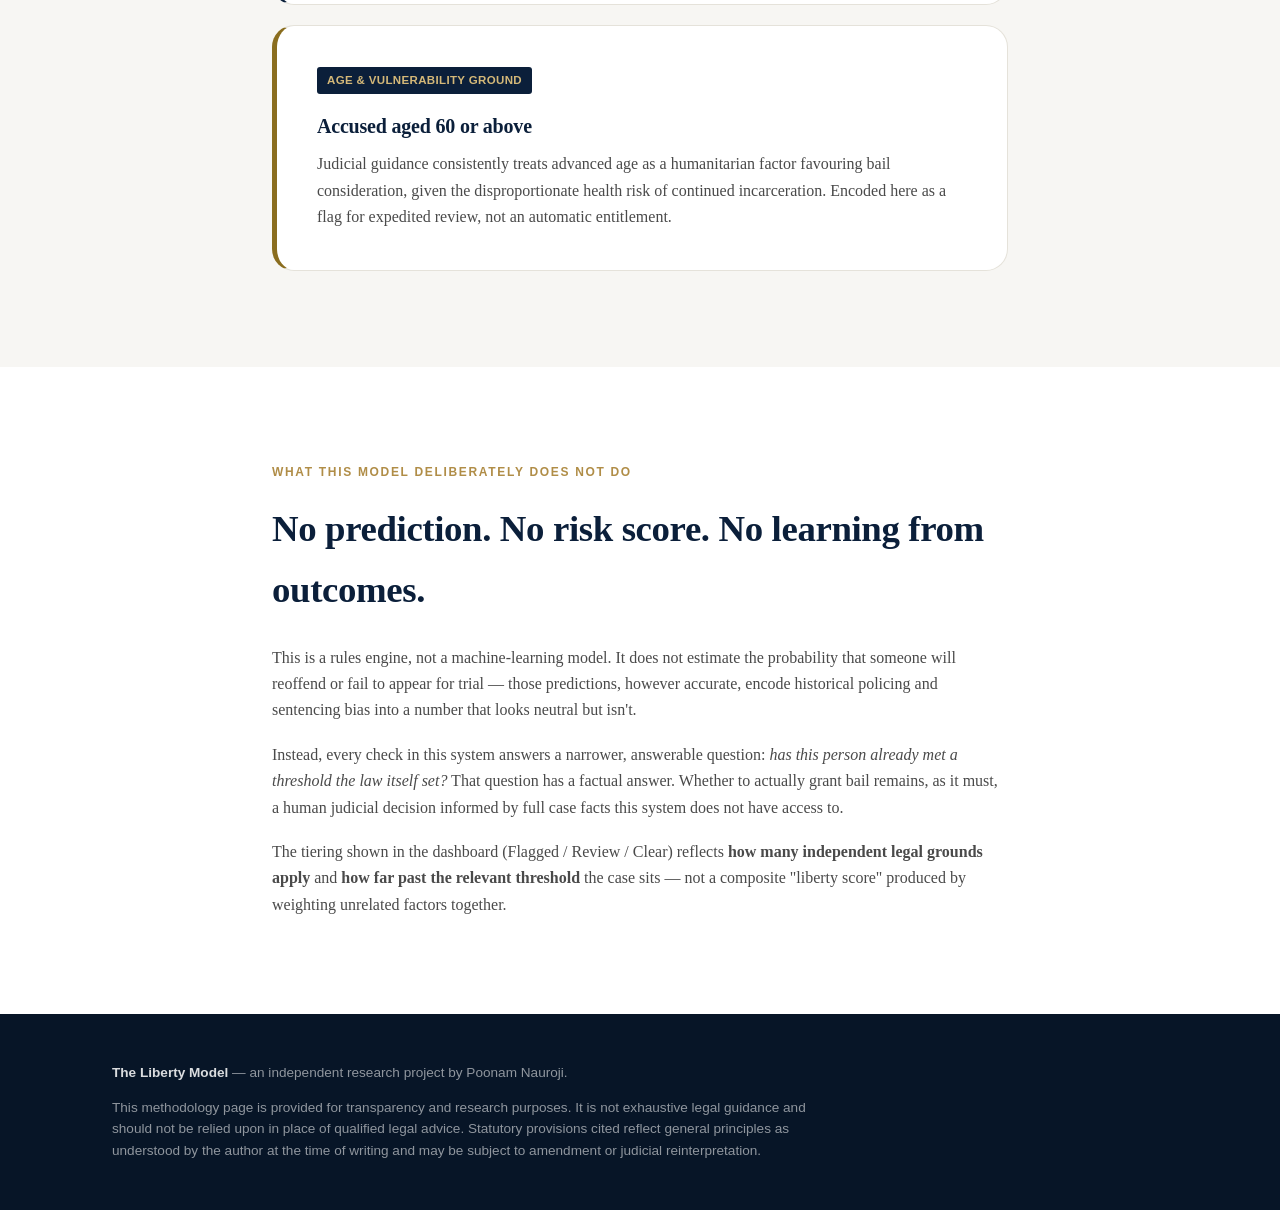
<file: methodology.html>
<!DOCTYPE html>
<html lang="en">
<head>
<meta charset="UTF-8">
<meta name="viewport" content="width=device-width, initial-scale=1.0">
<title>Methodology — The Liberty Model</title>
<link rel="stylesheet" href="css/styles.css">
</head>
<body>

<header class="nav">
  <div class="nav-inner">
    <a href="index.html" class="brand">The Liberty <span class="scale">Model</span></a>
    <nav class="nav-links">
      <a href="index.html">Home</a>
      <a href="methodology.html" style="color:var(--gold);">Methodology</a>
      <a href="dashboard.html">Dashboard</a>
      <a href="notifications.html">Notifications</a>
      <a href="about.html">About &amp; Caveats</a>
    </nav>
  </div>
</header>

<section class="tight" style="padding-top:160px;">
  <div class="container" style="max-width:800px; margin:0 auto;">
    <p class="kicker">Methodology</p>
    <h1 style="margin:16px 0 20px;">The rulebook.</h1>
    <p class="lead">Every flag in this system traces back to one of the entitlement rules below. Nothing is
      inferred, weighted by a model, or learned from historical outcomes — each rule is a direct encoding of a
      statutory provision or binding precedent.</p>
  </div>
</section>

<section class="alt">
  <div class="container" style="max-width:800px; margin:0 auto; display:flex; flex-direction:column; gap:20px;">

    <div class="card card-lg" style="border-left:5px solid var(--gold);">
      <span class="citation">BNSS s.479(1) — HALF-CUSTODY RULE</span>
      <h3 style="margin:16px 0 8px;">Undertrial has served ≥ 50% of maximum sentence</h3>
      <p>Where an undertrial (not a first-time offender, and not facing an offence punishable by death or life
        imprisonment) has undergone detention for a period extending to one-half of the maximum term of
        imprisonment specified for that offence, the court <em>shall</em> release them on bail.</p>
    </div>

    <div class="card card-lg" style="border-left:5px solid var(--gold);">
      <span class="citation">BNSS s.479(1), Proviso — FIRST-TIME OFFENDER RULE</span>
      <h3 style="margin:16px 0 8px;">First-time offender has served ≥ 33% of maximum sentence</h3>
      <p>A first-time offender (no prior conviction) is entitled to release once they have undergone detention for
        one-third of the maximum sentence for the offence — a lower threshold than the general rule, reflecting
        reduced culpability concerns for those without a prior record.</p>
    </div>

    <div class="card card-lg" style="border-left:5px solid var(--navy);">
      <span class="citation">SATENDER KUMAR ANTIL v CBI (2022) — CATEGORY A/B</span>
      <h3 style="margin:16px 0 8px;">Offence falls in a presumptive-bail category</h3>
      <p>The Supreme Court's binding classification places offences punishable by up to 7 years (Category A) and
        economic offences not covered by special statutes (Category B) into categories where bail is the norm, not
        the exception — custody beyond a reasonable period without trial progress weighs heavily in favour of
        release.</p>
    </div>

    <div class="card card-lg" style="border-left:5px solid var(--navy);">
      <span class="citation">HUSSAINARA KHATOON v STATE OF BIHAR (1979)</span>
      <h3 style="margin:16px 0 8px;">Prolonged custody disproportionate to alleged offence</h3>
      <p>The foundational undertrial-rights judgment: detention that has already outlasted what a conviction would
        likely carry violates Article 21's guarantee of a speedy trial. Applied here as a proportionality check
        against custody duration relative to offence severity.</p>
    </div>

    <div class="card card-lg" style="border-left:5px solid #8a6d1e;">
      <span class="citation">AGE &amp; VULNERABILITY GROUND</span>
      <h3 style="margin:16px 0 8px;">Accused aged 60 or above</h3>
      <p>Judicial guidance consistently treats advanced age as a humanitarian factor favouring bail consideration,
        given the disproportionate health risk of continued incarceration. Encoded here as a flag for expedited
        review, not an automatic entitlement.</p>
    </div>

  </div>
</section>

<section>
  <div class="container" style="max-width:800px; margin:0 auto;">
    <p class="kicker">What this model deliberately does not do</p>
    <h2 style="margin:16px 0 24px;">No prediction. No risk score. No learning from outcomes.</h2>
    <p style="margin-bottom:18px;">This is a rules engine, not a machine-learning model. It does not estimate the
      probability that someone will reoffend or fail to appear for trial — those predictions, however accurate,
      encode historical policing and sentencing bias into a number that looks neutral but isn't.</p>
    <p style="margin-bottom:18px;">Instead, every check in this system answers a narrower, answerable question:
      <em>has this person already met a threshold the law itself set?</em> That question has a factual answer.
      Whether to actually grant bail remains, as it must, a human judicial decision informed by full case facts
      this system does not have access to.</p>
    <p>The tiering shown in the dashboard (Flagged / Review / Clear) reflects <strong>how many independent legal
      grounds apply</strong> and <strong>how far past the relevant threshold</strong> the case sits — not a
      composite "liberty score" produced by weighting unrelated factors together.</p>
  </div>
</section>

<footer>
  <div class="container">
    <p><strong>The Liberty Model</strong> — an independent research project by Poonam Nauroji.</p>
    <p class="disclaimer">This methodology page is provided for transparency and research purposes. It is not
      exhaustive legal guidance and should not be relied upon in place of qualified legal advice. Statutory
      provisions cited reflect general principles as understood by the author at the time of writing and may be
      subject to amendment or judicial reinterpretation.</p>
  </div>
</footer>

</body>
</html>
</file>
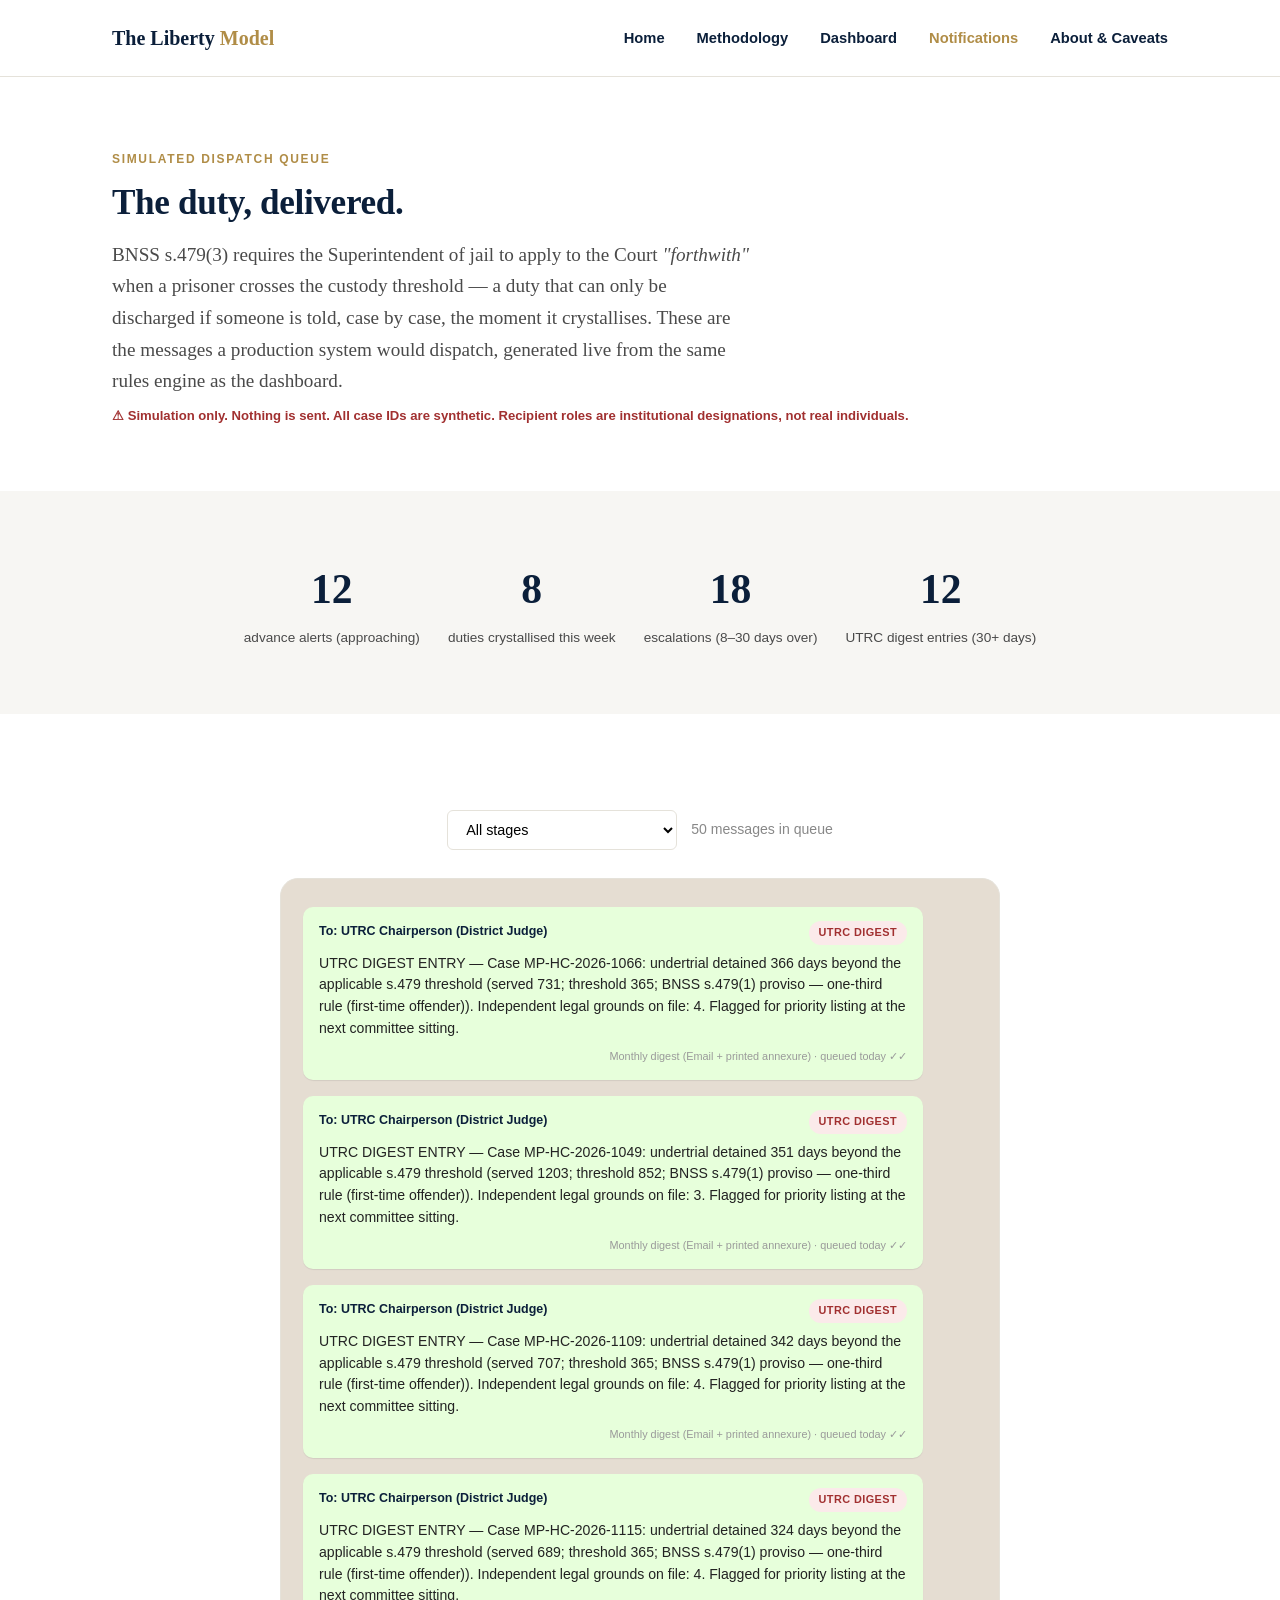
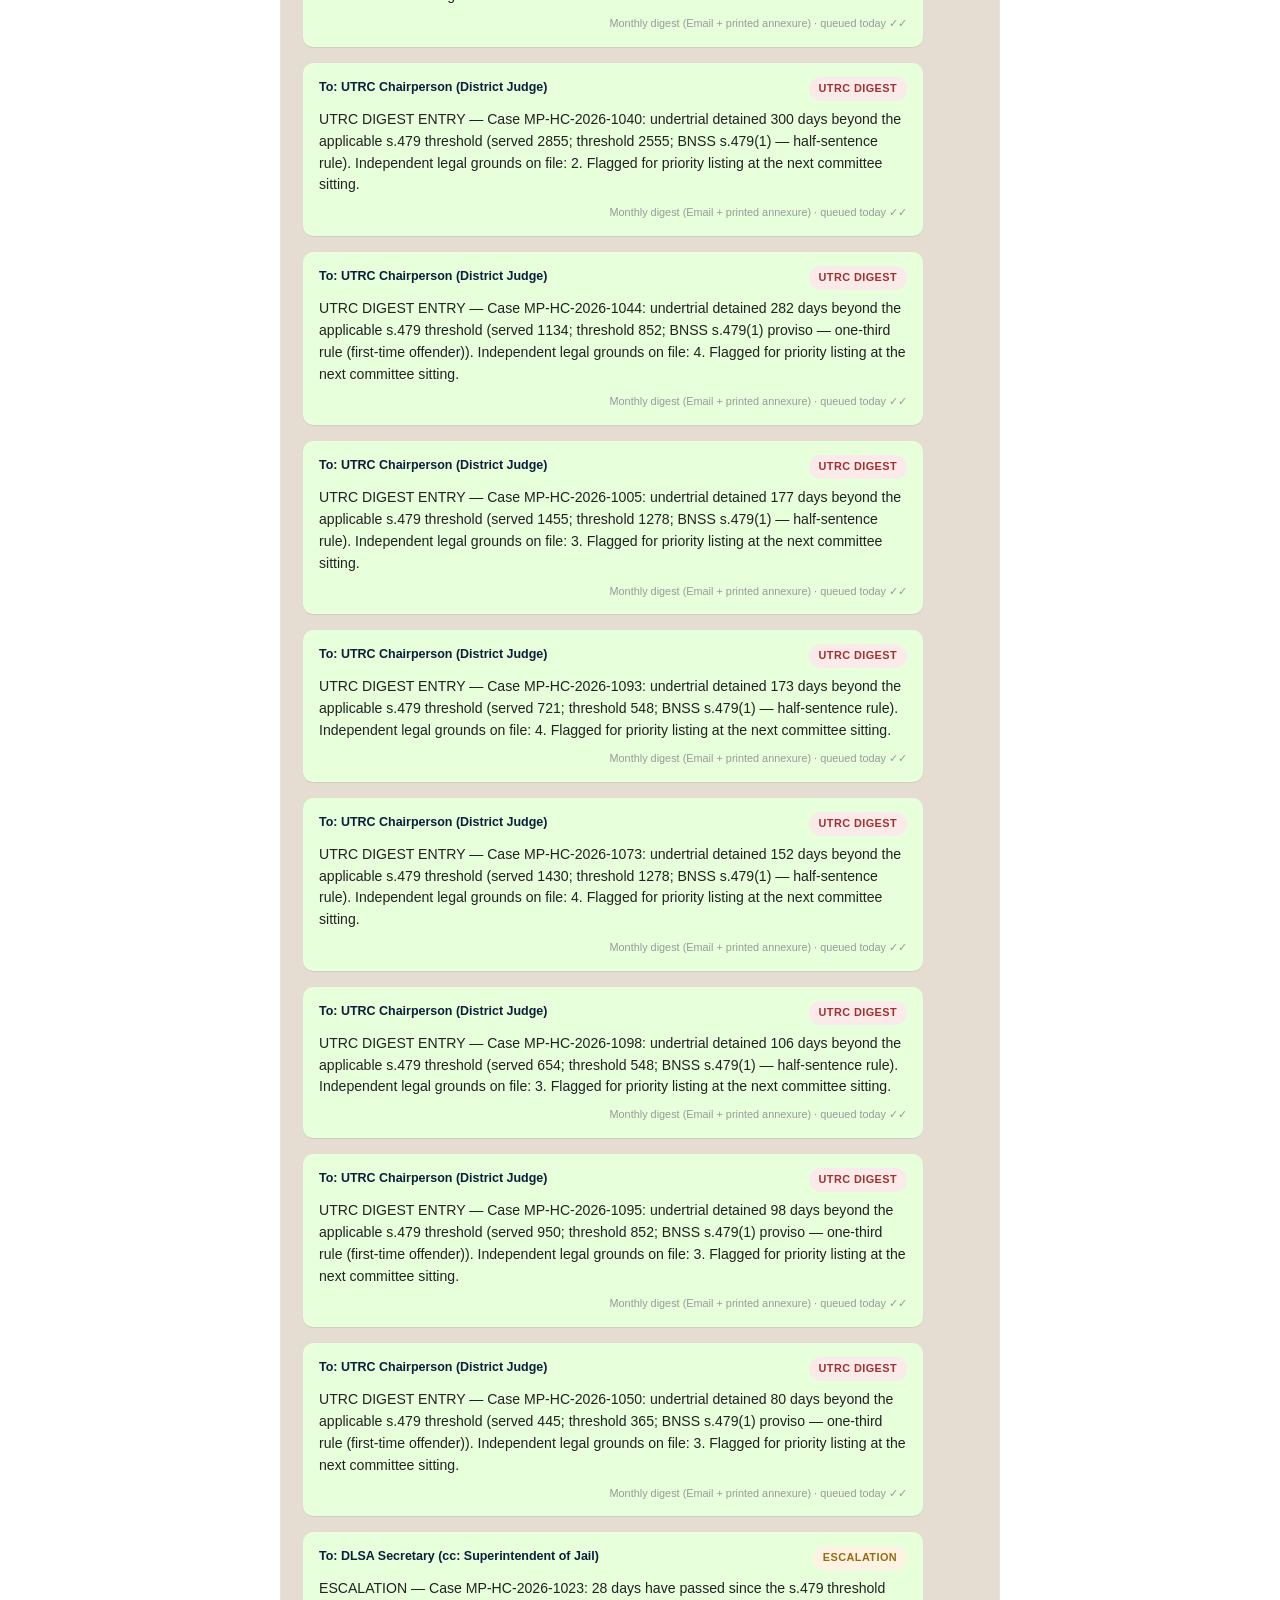
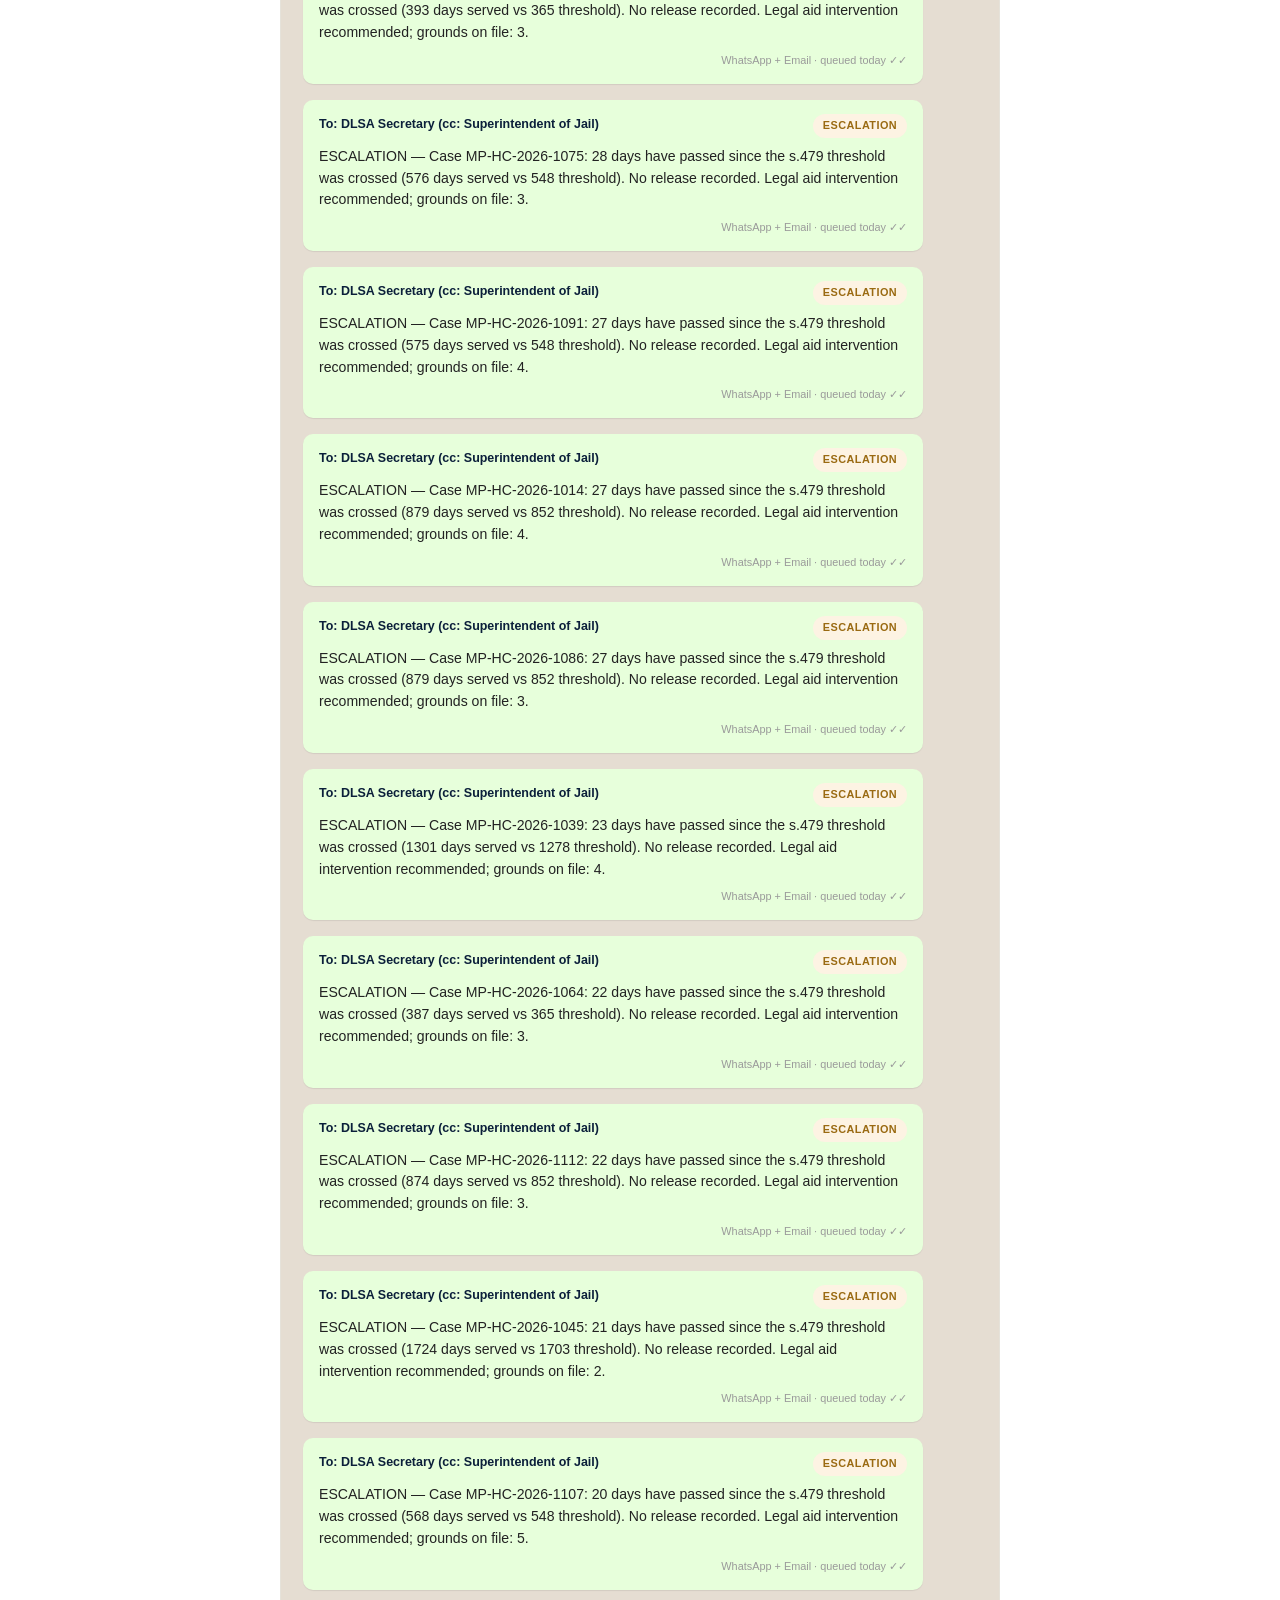
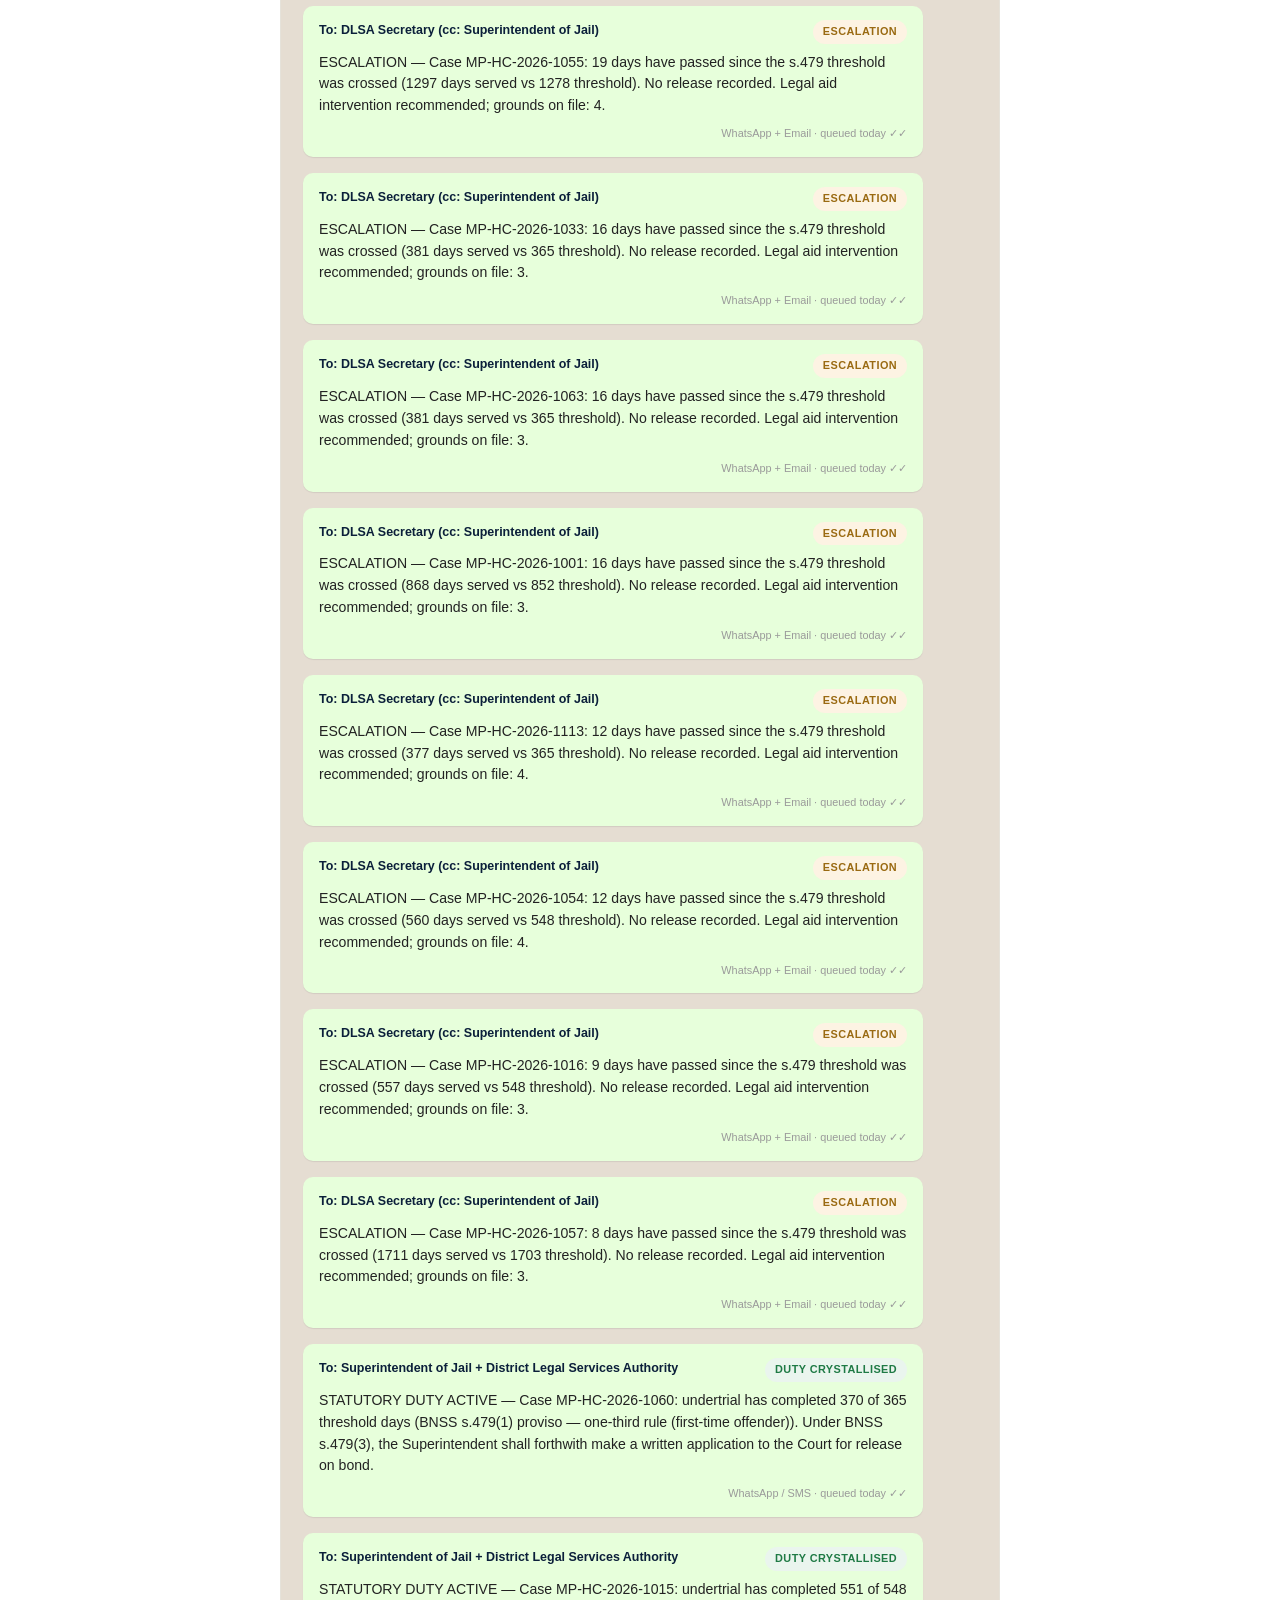
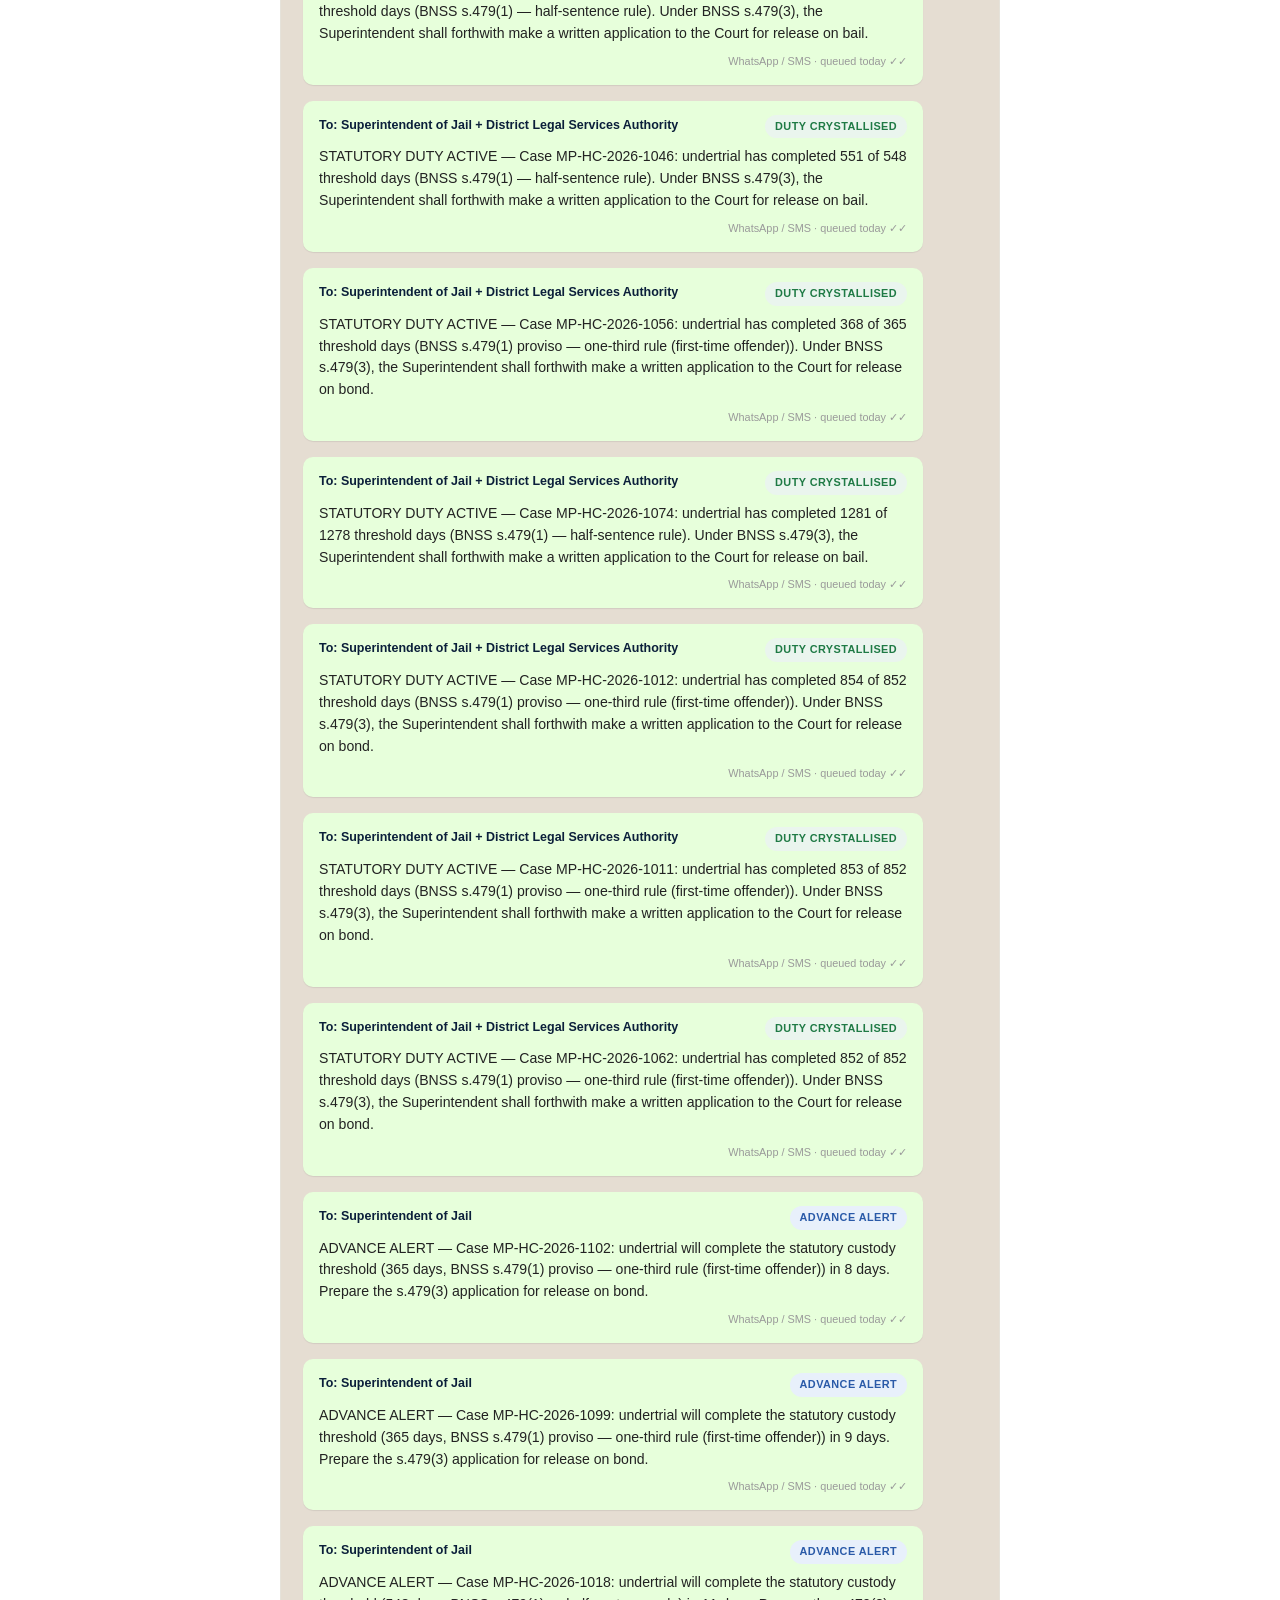
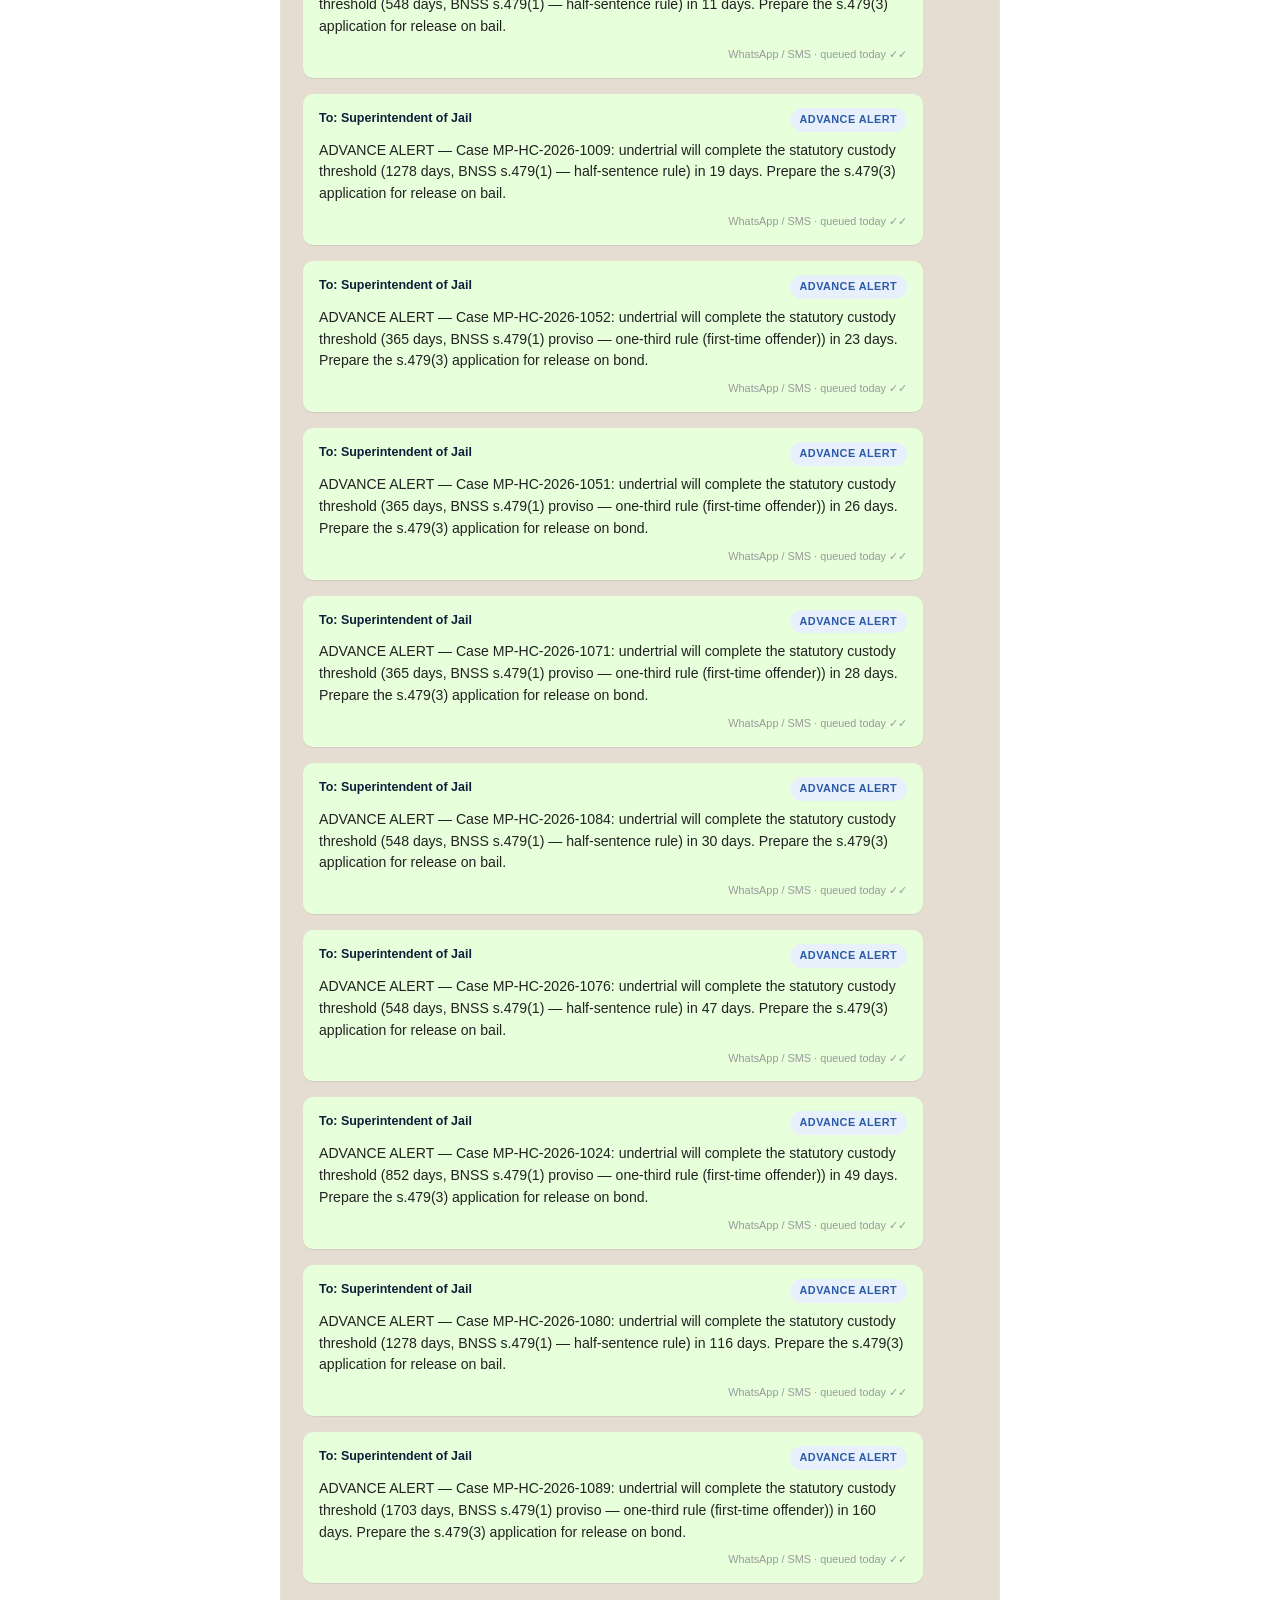
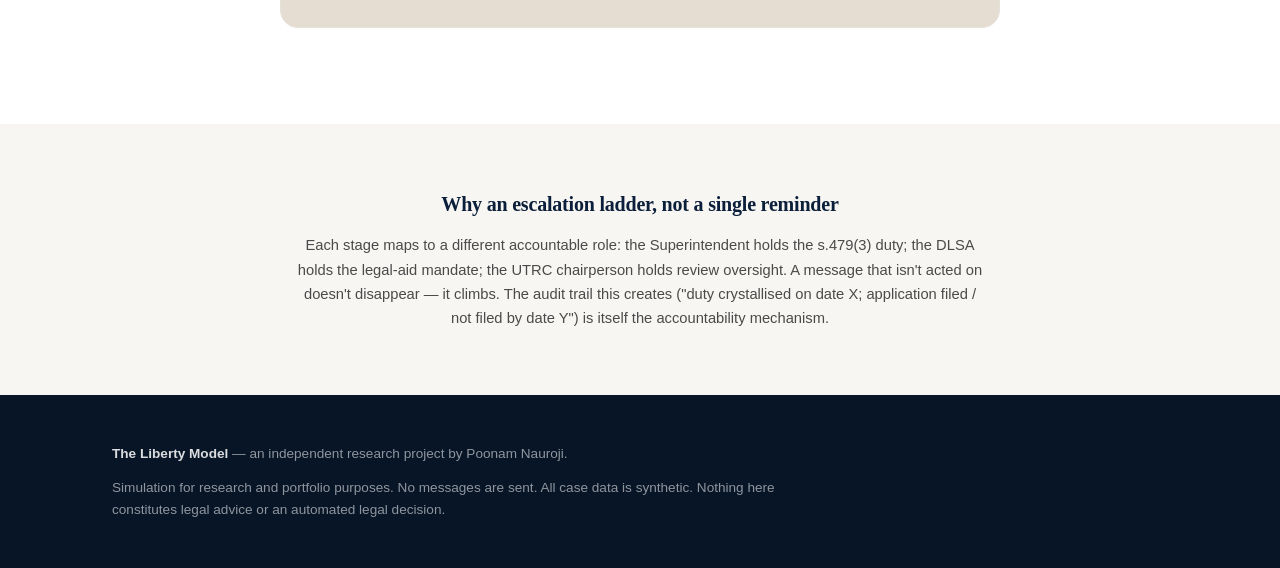
<file: notifications.html>
<!DOCTYPE html>
<html lang="en">
<head>
<meta charset="UTF-8">
<meta name="viewport" content="width=device-width, initial-scale=1.0">
<title>Notification Queue — The Liberty Model</title>
<link rel="stylesheet" href="css/styles.css">
<style>
  .filters { display:flex; gap:14px; flex-wrap:wrap; margin-bottom:28px; font-family:-apple-system,sans-serif; }
  .filters select { padding:10px 14px; border:1px solid var(--border); border-radius:6px; font-size:0.9rem; background:#fff; }

  /* WhatsApp-style message feed */
  .feed { max-width: 720px; margin: 0 auto; background:#e5ddd2; border-radius:18px; padding:28px 22px;
          border:1px solid var(--border); }
  .msg { background:#e7ffdb; border-radius:10px; padding:14px 16px; margin-bottom:16px; max-width:92%;
         box-shadow:0 1px 1px rgba(0,0,0,0.08); font-family:-apple-system,sans-serif; position:relative; }
  .msg .meta { display:flex; justify-content:space-between; gap:12px; margin-bottom:8px; flex-wrap:wrap; }
  .msg .to { font-size:0.78rem; font-weight:800; color:var(--navy); }
  .msg .channel { font-size:0.72rem; color:#7a7a7a; }
  .msg .body { font-size:0.88rem; color:#222; line-height:1.55; }
  .msg .time { font-size:0.68rem; color:#9a9a9a; text-align:right; margin-top:8px; }
  .stagepill { display:inline-block; font-size:0.68rem; font-weight:800; letter-spacing:0.04em; padding:3px 10px;
               border-radius:99px; text-transform:uppercase; }
  .s0 { background:#e8f0fb; color:#2a5aa8; }
  .s1 { background:#eaf5ee; color:#1f7a45; }
  .s2 { background:#fdf3e3; color:#9a6a12; }
  .s3 { background:#fbeaea; color:#a13030; }
</style>
</head>
<body>

<header class="nav">
  <div class="nav-inner">
    <a href="index.html" class="brand">The Liberty <span class="scale">Model</span></a>
    <nav class="nav-links">
      <a href="index.html">Home</a>
      <a href="methodology.html">Methodology</a>
      <a href="dashboard.html">Dashboard</a>
      <a href="notifications.html" style="color:var(--gold);">Notifications</a>
      <a href="about.html">About &amp; Caveats</a>
    </nav>
  </div>
</header>

<section class="tight" style="padding-top:150px;">
  <div class="container">
    <p class="kicker">Simulated Dispatch Queue</p>
    <h1 style="margin:14px 0 16px; font-size:2.2rem;">The duty, delivered.</h1>
    <p class="lead" style="margin-bottom:8px;">BNSS s.479(3) requires the Superintendent of jail to apply to the
      Court <em>"forthwith"</em> when a prisoner crosses the custody threshold — a duty that can only be discharged
      if someone is told, case by case, the moment it crystallises. These are the messages a production system
      would dispatch, generated live from the same rules engine as the dashboard.</p>
    <p class="sans" style="font-size:0.82rem; color:#a13030; font-weight:600;">⚠ Simulation only. Nothing is sent.
      All case IDs are synthetic. Recipient roles are institutional designations, not real individuals.</p>
  </div>
</section>

<section class="alt tight">
  <div class="container" style="display:flex; gap:28px; flex-wrap:wrap; justify-content:center;">
    <div class="stat" style="min-width:150px;"><div class="num" id="n-s0">–</div><div class="lbl">advance alerts (approaching)</div></div>
    <div class="stat" style="min-width:150px;"><div class="num" id="n-s1">–</div><div class="lbl">duties crystallised this week</div></div>
    <div class="stat" style="min-width:150px;"><div class="num" id="n-s2">–</div><div class="lbl">escalations (8–30 days over)</div></div>
    <div class="stat" style="min-width:150px;"><div class="num" id="n-s3">–</div><div class="lbl">UTRC digest entries (30+ days)</div></div>
  </div>
</section>

<section>
  <div class="container">
    <div class="filters" style="justify-content:center;">
      <select id="f-stage">
        <option value="">All stages</option>
        <option value="0">Stage 0 — Advance Alert</option>
        <option value="1">Stage 1 — Duty Crystallised</option>
        <option value="2">Stage 2 — Escalation</option>
        <option value="3">Stage 3 — UTRC Digest</option>
      </select>
      <span class="sans" id="n-count" style="align-self:center; color:#888; font-size:0.88rem;"></span>
    </div>
    <div class="feed" id="feed"></div>
  </div>
</section>

<section class="alt tight">
  <div class="container" style="max-width:760px; margin:0 auto; text-align:center;">
    <h3 style="margin-bottom:12px;">Why an escalation ladder, not a single reminder</h3>
    <p class="sans" style="font-size:0.92rem;">Each stage maps to a different accountable role: the Superintendent
      holds the s.479(3) duty; the DLSA holds the legal-aid mandate; the UTRC chairperson holds review oversight.
      A message that isn't acted on doesn't disappear — it climbs. The audit trail this creates ("duty crystallised
      on date X; application filed / not filed by date Y") is itself the accountability mechanism.</p>
  </div>
</section>

<footer>
  <div class="container">
    <p><strong>The Liberty Model</strong> — an independent research project by Poonam Nauroji.</p>
    <p class="disclaimer">Simulation for research and portfolio purposes. No messages are sent. All case data is
      synthetic. Nothing here constitutes legal advice or an automated legal decision.</p>
  </div>
</footer>

<script src="js/engine.js"></script>
<script>
let QUEUE = [];

fetch("cases.json")
  .then(r => r.json())
  .then(raw => {
    QUEUE = buildNotificationQueue(processCases(raw));
    stats();
    render(QUEUE);
  })
  .catch(() => {
    document.getElementById("feed").innerHTML =
      `<p class="sans" style="text-align:center; color:#a13030;">Could not load cases.json — run via Live Server.</p>`;
  });

function animateCount(id, target) {
  const el = document.getElementById(id);
  let cur = 0; const step = Math.max(1, Math.ceil(target/50));
  const t = setInterval(() => { cur += step; if (cur >= target) { cur = target; clearInterval(t); } el.textContent = cur; }, 22);
}

function stats() {
  [0,1,2,3].forEach(s => animateCount("n-s"+s, QUEUE.filter(m => m.stage === s).length));
}

function render(list) {
  document.getElementById("n-count").textContent = list.length + " messages in queue";
  document.getElementById("feed").innerHTML = list.map(m => `
    <div class="msg">
      <div class="meta">
        <span class="to">To: ${m.to}</span>
        <span class="stagepill s${m.stage}">${m.stageLabel}</span>
      </div>
      <div class="body">${m.text}</div>
      <div class="time">${m.channel} · queued today ✓✓</div>
    </div>
  `).join("");
}

document.getElementById("f-stage").addEventListener("change", e => {
  const v = e.target.value;
  render(v === "" ? QUEUE : QUEUE.filter(m => String(m.stage) === v));
});
</script>

</body>
</html>
</file>
<file: css/styles.css>
/* ===== THE LIBERTY MODEL — DESIGN SYSTEM ===== */
:root {
  --navy: #0b1f3a;
  --navy-deep: #071527;
  --gold: #b08d47;
  --gold-light: #d4b878;
  --ink: #1a1a1a;
  --text: #4a4a4a;
  --surface: #f7f6f3;
  --white: #ffffff;
  --border: #e5e2da;
  --radius: 14px;
  --radius-lg: 22px;
  --container: 1120px;
}

* { margin: 0; padding: 0; box-sizing: border-box; }

body {
  font-family: "Georgia", "Iowan Old Style", Cambria, serif;
  background: var(--white);
  color: var(--text);
  line-height: 1.65;
  -webkit-font-smoothing: antialiased;
}

.sans { font-family: -apple-system, BlinkMacSystemFont, "Segoe UI", Helvetica, Arial, sans-serif; }

a { text-decoration: none; color: inherit; }
.container { max-width: var(--container); margin: 0 auto; padding: 0 32px; }

h1, h2, h3 { color: var(--navy); font-weight: 700; letter-spacing: -0.01em; }
h1 { font-size: clamp(2.4rem, 5vw, 3.6rem); line-height: 1.1; }
h2 { font-size: clamp(1.7rem, 3.5vw, 2.3rem); }
h3 { font-size: 1.25rem; }
.lead { font-size: 1.2rem; color: var(--text); max-width: 640px; }
.kicker { font-family: -apple-system, BlinkMacSystemFont, sans-serif; text-transform: uppercase; letter-spacing: 0.14em;
          font-size: 0.75rem; font-weight: 700; color: var(--gold); }

section { padding: 96px 0; }
section.tight { padding: 64px 0; }
section.alt { background: var(--surface); }
section.dark { background: var(--navy); color: rgba(255,255,255,0.85); }
section.dark h1, section.dark h2, section.dark h3 { color: #fff; }

/* Nav */
.nav { position: fixed; top: 0; width: 100%; z-index: 100; background: rgba(255,255,255,0.92);
       backdrop-filter: blur(14px); border-bottom: 1px solid var(--border); }
.nav-inner { display: flex; justify-content: space-between; align-items: center; height: 76px;
             max-width: var(--container); margin: 0 auto; padding: 0 32px; font-family: -apple-system, sans-serif; }
.brand { font-family: Georgia, serif; font-weight: 700; font-size: 1.25rem; color: var(--navy); }
.brand .scale { color: var(--gold); }
.nav-links { display: flex; gap: 32px; align-items: center; }
.nav-links a { font-size: 0.92rem; font-weight: 600; color: var(--navy); }
.nav-links a:hover { color: var(--gold); }

/* Buttons */
.btn { display: inline-block; padding: 15px 32px; border-radius: 4px; font-family: -apple-system, sans-serif;
       font-weight: 700; font-size: 0.95rem; letter-spacing: 0.02em; transition: all .2s; cursor: pointer; border: none; }
.btn-gold { background: var(--gold); color: var(--navy-deep); }
.btn-gold:hover { background: var(--gold-light); }
.btn-outline { background: transparent; color: var(--white); border: 1px solid rgba(255,255,255,0.4); }
.btn-outline:hover { border-color: #fff; background: rgba(255,255,255,0.08); }
.btn-outline-navy { background: transparent; color: var(--navy); border: 1px solid var(--navy); }
.btn-outline-navy:hover { background: var(--navy); color: #fff; }

/* Cards */
.card { background: var(--white); border: 1px solid var(--border); border-radius: var(--radius); padding: 32px; }
.card-lg { padding: 40px; border-radius: var(--radius-lg); }

/* Citation pill */
.citation { display: inline-block; font-family: -apple-system, sans-serif; font-size: 0.72rem; font-weight: 700;
            letter-spacing: 0.03em; background: var(--navy); color: var(--gold-light); padding: 4px 10px;
            border-radius: 3px; }

/* Tier badges */
.tier { font-family: -apple-system, sans-serif; font-size: 0.72rem; font-weight: 800; letter-spacing: 0.04em;
        padding: 5px 12px; border-radius: 99px; text-transform: uppercase; }
.tier-flagged { background: #fbeaea; color: #a13030; }
.tier-review  { background: #fdf3e3; color: #9a6a12; }
.tier-clear   { background: #eaf5ee; color: #1f7a45; }

/* Footer */
footer { background: var(--navy-deep); color: rgba(255,255,255,0.55); padding: 48px 0; font-family: -apple-system, sans-serif; font-size: 0.85rem; }
footer strong { color: rgba(255,255,255,0.85); }
footer .disclaimer { margin-top: 12px; max-width: 720px; line-height: 1.6; }

/* Table (Dashboard) */
table { width: 100%; border-collapse: collapse; font-family: -apple-system, sans-serif; font-size: 0.9rem; }
th { text-align: left; padding: 12px 14px; background: var(--navy); color: #fff; font-size: 0.75rem;
     text-transform: uppercase; letter-spacing: 0.05em; }
td { padding: 12px 14px; border-bottom: 1px solid var(--border); vertical-align: top; }
tr:hover td { background: #fbfaf7; }

.stat { text-align: center; }
.stat .num { font-family: Georgia, serif; font-size: 2.6rem; font-weight: 700; color: var(--navy); }
.stat .lbl { font-family: -apple-system, sans-serif; font-size: 0.85rem; color: var(--text); margin-top: 4px; }

@media (max-width: 780px) {
  .nav-links { display: none; }
  section { padding: 64px 0; }
}
</file>
